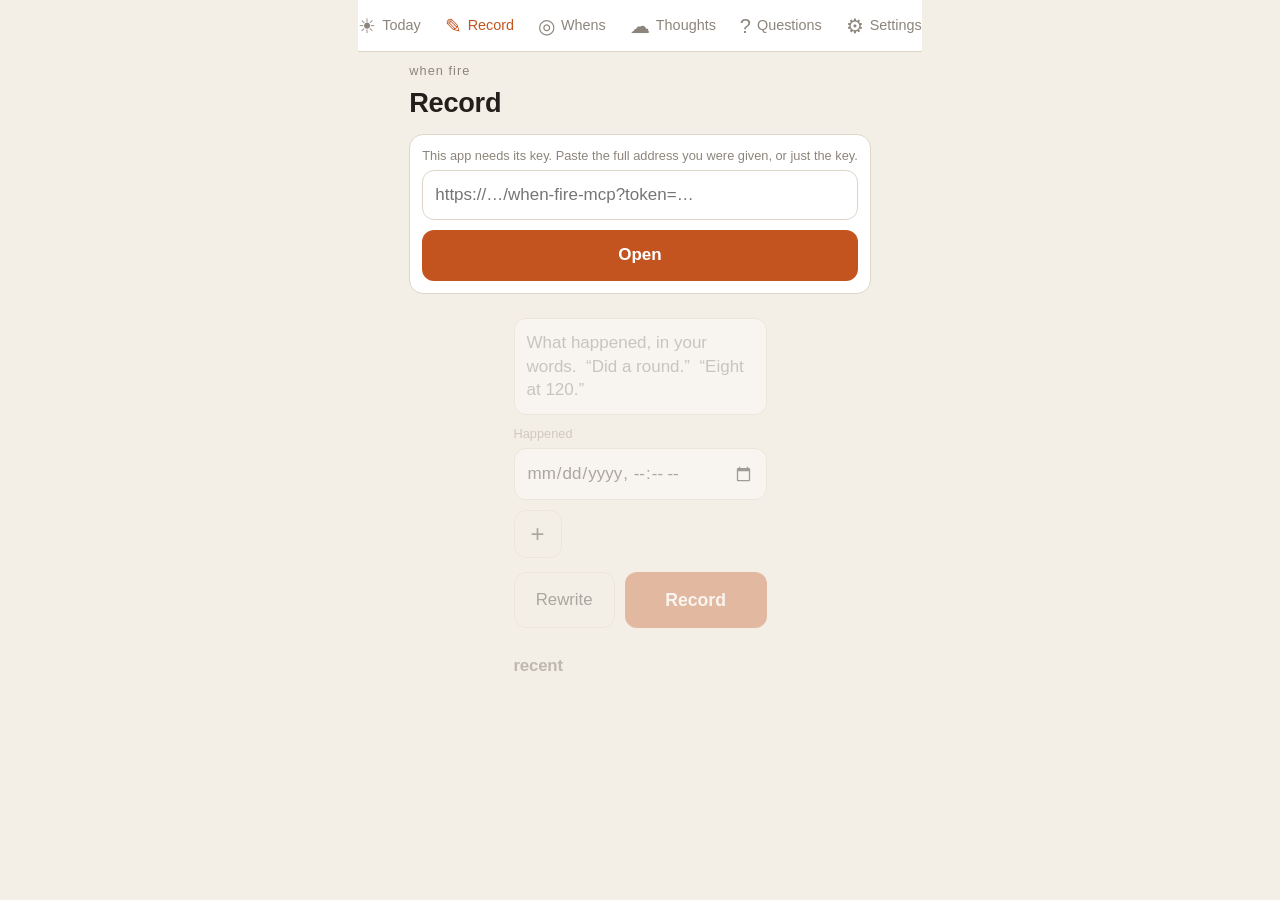
<file: docs/index.html>
<!doctype html>
<html lang="en">
<head>
  <meta charset="utf-8">
  <meta name="viewport" content="width=device-width, initial-scale=1, viewport-fit=cover">
  <title>when fire</title>
  <meta name="description" content="What I said I would do, and what happened.">
  <meta name="color-scheme" content="light dark">
  <meta name="theme-color" content="#f4efe6" media="(prefers-color-scheme: light)">
  <meta name="theme-color" content="#15191c" media="(prefers-color-scheme: dark)">
  <meta name="apple-mobile-web-app-capable" content="yes">
  <meta name="mobile-web-app-capable" content="yes">
  <meta name="apple-mobile-web-app-status-bar-style" content="default">
  <meta name="apple-mobile-web-app-title" content="when fire">
  <link rel="apple-touch-icon" href="./icon-512.png">
  <link rel="icon" href="./icon-512.png" type="image/png">
  <link rel="manifest" href="./manifest.webmanifest">
  <link rel="stylesheet" href="./styles.css?v=20261126f">
</head>
<body data-page="record">
  <header class="top">
    <a class="brand" href="./">when fire</a>
    <h1 class="title">Record</h1>
    <p id="status" class="status" hidden></p>
    <form id="key-form" class="form key" hidden>
      <label class="field">
        <span>This app needs its key.  Paste the full address you were given, or just the key.</span>
        <input id="key-input" type="text" autocapitalize="off" autocomplete="off" spellcheck="false" placeholder="https://…/when-fire-mcp?token=…">
      </label>
      <button type="submit" class="primary">Open</button>
    </form>
  </header>
  <main id="main">

    <section class="record">
      <form id="record-form" class="form">
        <label class="field">
          <span class="visually-hidden">What happened</span>
          <textarea id="said" rows="3" placeholder="What happened, in your words.  “Did a round.”  “Eight at 120.”" autocomplete="off" autocapitalize="sentences"></textarea>
        </label>
        <div class="row time">
          <label class="field grow">
            <span>Happened</span>
            <input id="happened" type="datetime-local">
          </label>
        </div>
        <div class="row attach-row">
          <button id="plus" type="button" class="ghost plus" aria-haspopup="true" aria-expanded="false" aria-controls="attach-sheet">+</button>
          <div id="attach-sheet" class="sheet" hidden>
            <label class="sheet-row"><span>Camera</span><input id="pick-camera" type="file" accept="image/*" capture="environment"></label>
            <label class="sheet-row"><span>📎 Attachments</span><input id="pick-files" type="file"></label>
          </div>
          <div id="attached" class="attached" hidden>
            <img id="thumb" class="thumb" alt="the picture to record" hidden>
            <span id="attached-name" class="attached-name"></span>
            <button id="clear-attachment" type="button" class="link">remove</button>
            <label class="toggle small page-toggle"><input id="is-page" type="checkbox"> a page of the log: read it into a table for me to check</label>
          </div>
        </div>
        <div class="row buttons">
          <button id="rewrite-btn" type="button" class="ghost big" title="Fix the dictation: names, homophones, split words.  Nothing added.">Rewrite</button>
          <button id="record-btn" type="submit" class="primary big">Record</button>
        </div>
        <p id="rewrite-note" class="hint small" hidden></p>
      </form>
      <section id="pending" class="pending" hidden>
        <h3>Kept on this phone, not yet on the record</h3>
        <ul id="pending-list"></ul>
        <button id="retry" type="button" class="ghost">Send now</button>
      </section>
    </section>
    <section id="pages" class="pages" hidden aria-labelledby="pages-h">
      <h2 id="pages-h">Pages to check</h2>
      <p class="hint">The reader's table under each picture.  Fix any cell (a ? is one it could not read), then Record: the workout goes on the record citing the page, and the session reads met.</p>
      <div id="pages-list"></div>
    </section>
    <section class="log-section" aria-labelledby="recent-h">
      <h2 id="recent-h">Recent</h2>
      <div id="log"></div>
      <p id="log-empty" class="empty" hidden>Nothing recorded yet.</p>
      <button id="log-more" type="button" class="ghost more" hidden>Earlier</button>
    </section>

  </main>
  <nav class="tabs" aria-label="Pages">
    <a href="./today.html" data-page="today"><span class="glyph">☀</span>Today</a>
    <a href="./" data-page="record"><span class="glyph">✎</span>Record</a>
    <a href="./whens.html" data-page="whens"><span class="glyph">◎</span>Whens</a>
    <a href="./thoughts.html" data-page="thoughts"><span class="glyph">☁</span>Thoughts</a>
    <a href="./questions.html" data-page="questions"><span class="glyph">?</span>Questions</a>
    <a href="./settings.html" data-page="settings"><span class="glyph">⚙</span>Settings</a>
  </nav>
  <script src="./app.js?v=20261126f"></script>
</body>
</html>
</file>
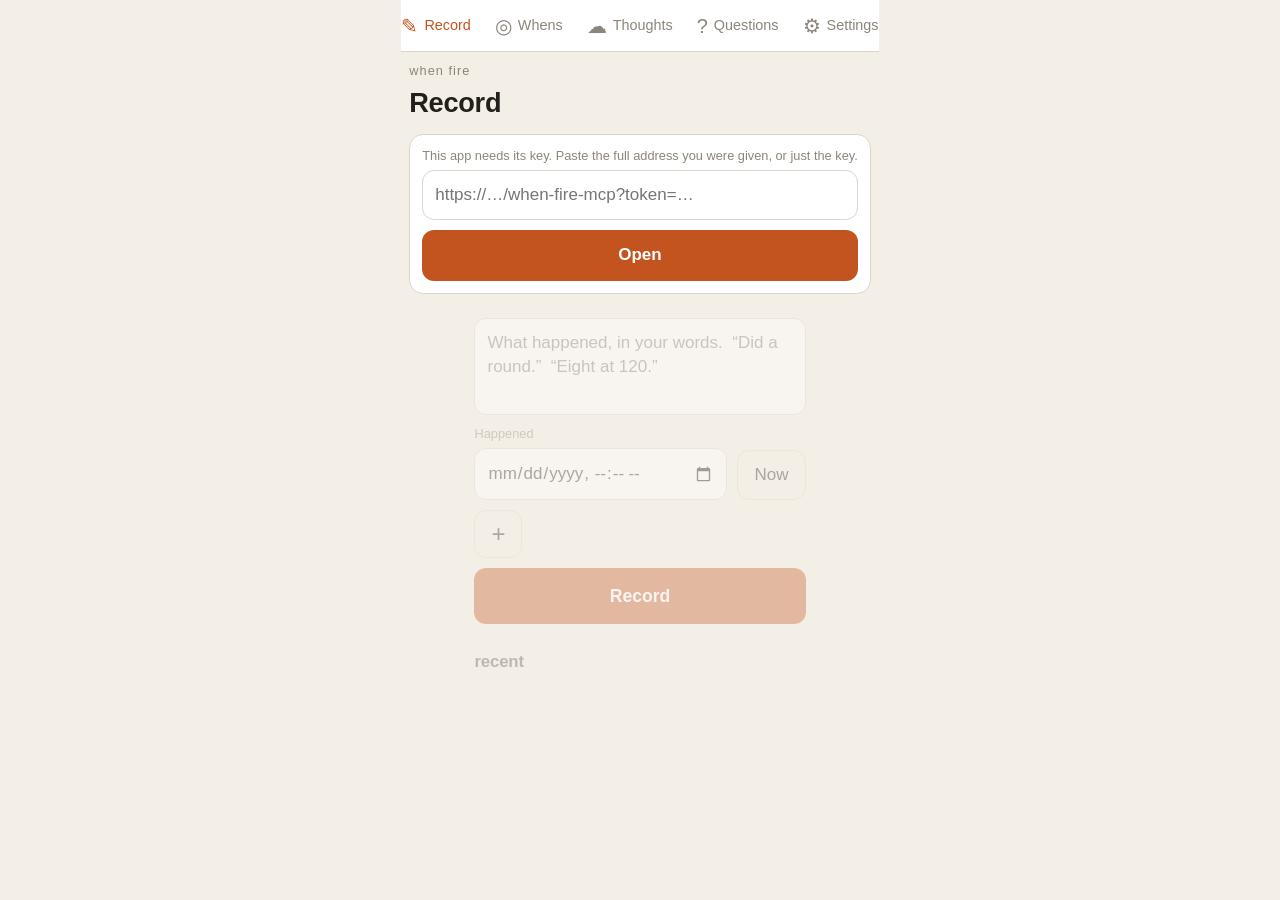
<file: when_fire/client/index.html>
<!doctype html>
<html lang="en">
<head>
  <meta charset="utf-8">
  <meta name="viewport" content="width=device-width, initial-scale=1, viewport-fit=cover">
  <title>when fire</title>
  <meta name="description" content="What I said I would do, and what happened.">
  <meta name="color-scheme" content="light dark">
  <meta name="theme-color" content="#f4efe6" media="(prefers-color-scheme: light)">
  <meta name="theme-color" content="#15191c" media="(prefers-color-scheme: dark)">
  <meta name="apple-mobile-web-app-capable" content="yes">
  <meta name="mobile-web-app-capable" content="yes">
  <meta name="apple-mobile-web-app-status-bar-style" content="default">
  <meta name="apple-mobile-web-app-title" content="when fire">
  <link rel="apple-touch-icon" href="./icon-512.png">
  <link rel="icon" href="./icon-512.png" type="image/png">
  <link rel="manifest" href="./manifest.webmanifest">
  <link rel="stylesheet" href="./styles.css?v=20261025b">
</head>
<body data-page="record">
  <header class="top">
    <a class="brand" href="./">when fire</a>
    <h1 class="title">Record</h1>
    <p id="status" class="status" hidden></p>
    <form id="key-form" class="form key" hidden>
      <label class="field">
        <span>This app needs its key.  Paste the full address you were given, or just the key.</span>
        <input id="key-input" type="text" autocapitalize="off" autocomplete="off" spellcheck="false" placeholder="https://…/when-fire-mcp?token=…">
      </label>
      <button type="submit" class="primary">Open</button>
    </form>
  </header>
  <main id="main">

    <section class="record">
      <form id="record-form" class="form">
        <label class="field">
          <span class="visually-hidden">What happened</span>
          <textarea id="said" rows="3" placeholder="What happened, in your words.  “Did a round.”  “Eight at 120.”" autocomplete="off" autocapitalize="sentences"></textarea>
        </label>
        <div class="row time">
          <label class="field grow">
            <span>Happened</span>
            <input id="happened" type="datetime-local">
          </label>
          <button id="now" type="button" class="ghost">Now</button>
        </div>
        <div class="row attach-row">
          <button id="plus" type="button" class="ghost plus" aria-haspopup="true" aria-expanded="false" aria-controls="attach-sheet">+</button>
          <div id="attach-sheet" class="sheet" hidden>
            <label class="sheet-row"><span>Camera</span><input id="pick-camera" type="file" accept="image/*" capture="environment"></label>
            <label class="sheet-row"><span>Photos</span><input id="pick-photos" type="file" accept="image/*"></label>
            <label class="sheet-row"><span>Files</span><input id="pick-files" type="file"></label>
          </div>
          <div id="attached" class="attached" hidden>
            <img id="thumb" class="thumb" alt="the picture to record" hidden>
            <span id="attached-name" class="attached-name"></span>
            <button id="clear-attachment" type="button" class="link">remove</button>
          </div>
        </div>
        <button id="record-btn" type="submit" class="primary big">Record</button>
      </form>
      <section id="pending" class="pending" hidden>
        <h3>Kept on this phone, not yet on the record</h3>
        <ul id="pending-list"></ul>
        <button id="retry" type="button" class="ghost">Send now</button>
      </section>
    </section>
    <section class="log-section" aria-labelledby="recent-h">
      <h2 id="recent-h">Recent</h2>
      <div id="log"></div>
      <p id="log-empty" class="empty" hidden>Nothing recorded yet.</p>
      <button id="log-more" type="button" class="ghost more" hidden>Earlier</button>
    </section>

  </main>
  <nav class="tabs" aria-label="Pages">
    <a href="./" data-page="record"><span class="glyph">✎</span>Record</a>
    <a href="./whens.html" data-page="whens"><span class="glyph">◎</span>Whens</a>
    <a href="./thoughts.html" data-page="thoughts"><span class="glyph">☁</span>Thoughts</a>
    <a href="./questions.html" data-page="questions"><span class="glyph">?</span>Questions</a>
    <a href="./settings.html" data-page="settings"><span class="glyph">⚙</span>Settings</a>
  </nav>
  <script src="./app.js?v=20261025b"></script>
</body>
</html>
</file>
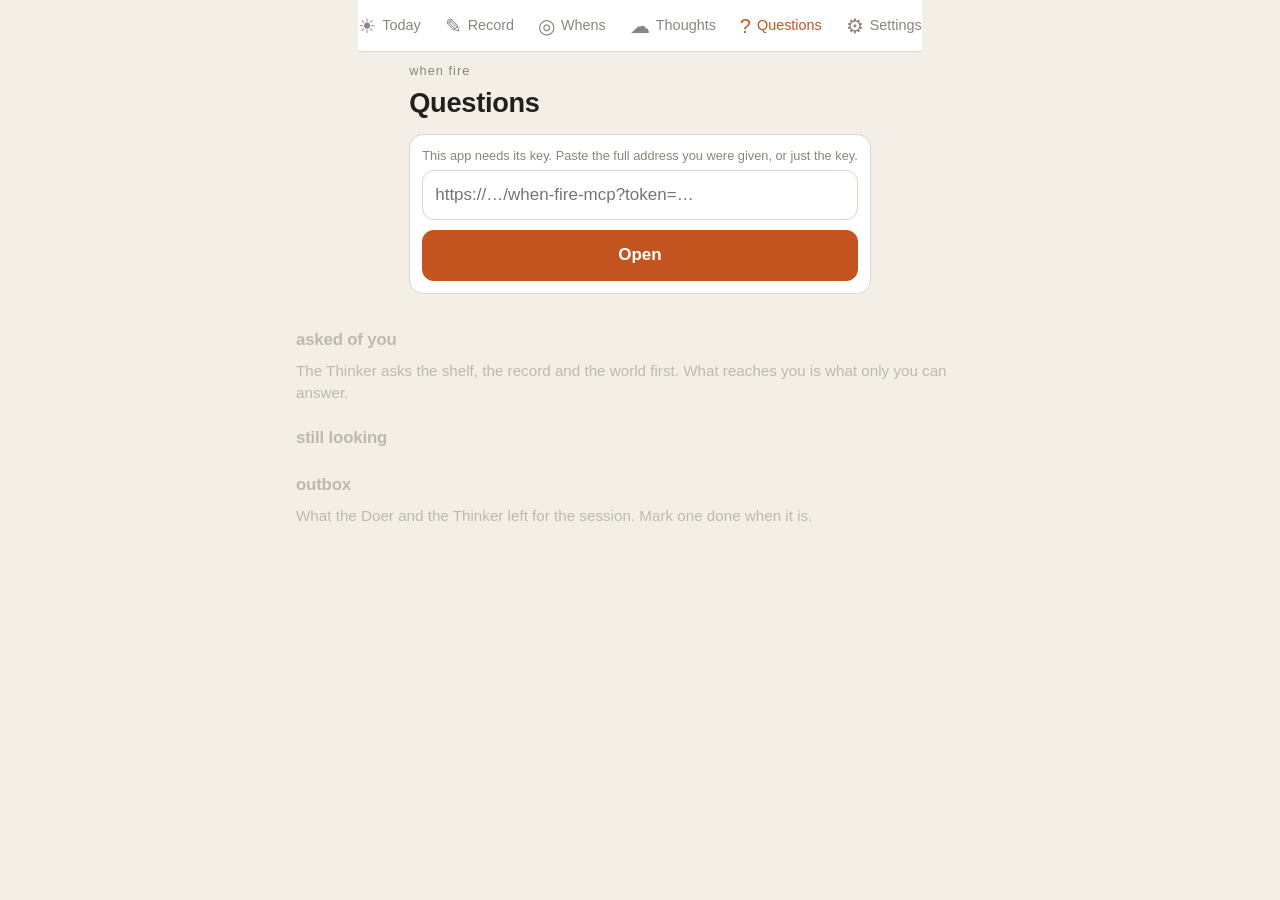
<file: docs/questions.html>
<!doctype html>
<html lang="en">
<head>
  <meta charset="utf-8">
  <meta name="viewport" content="width=device-width, initial-scale=1, viewport-fit=cover">
  <title>when fire · questions</title>
  <meta name="description" content="What I said I would do, and what happened.">
  <meta name="color-scheme" content="light dark">
  <meta name="theme-color" content="#f4efe6" media="(prefers-color-scheme: light)">
  <meta name="theme-color" content="#15191c" media="(prefers-color-scheme: dark)">
  <meta name="apple-mobile-web-app-capable" content="yes">
  <meta name="mobile-web-app-capable" content="yes">
  <meta name="apple-mobile-web-app-status-bar-style" content="default">
  <meta name="apple-mobile-web-app-title" content="when fire">
  <link rel="apple-touch-icon" href="./icon-512.png">
  <link rel="icon" href="./icon-512.png" type="image/png">
  <link rel="manifest" href="./manifest.webmanifest">
  <link rel="stylesheet" href="./styles.css?v=20261126f">
</head>
<body data-page="questions">
  <header class="top">
    <a class="brand" href="./">when fire</a>
    <h1 class="title">Questions</h1>
    <p id="status" class="status" hidden></p>
    <form id="key-form" class="form key" hidden>
      <label class="field">
        <span>This app needs its key.  Paste the full address you were given, or just the key.</span>
        <input id="key-input" type="text" autocapitalize="off" autocomplete="off" spellcheck="false" placeholder="https://…/when-fire-mcp?token=…">
      </label>
      <button type="submit" class="primary">Open</button>
    </form>
  </header>
  <main id="main">

    <section>
      <h2>Asked of you</h2>
      <p class="lead">The Thinker asks the shelf, the record and the world first.  What reaches you is what only you can answer.</p>
      <div id="asked"></div>
      <p id="asked-empty" class="empty" hidden>Nothing waits on you.</p>
    </section>
    <section>
      <h2>Still looking</h2>
      <div id="looking"></div>
      <p id="looking-empty" class="empty" hidden>No open questions.</p>
    </section>
    <section>
      <h2>Outbox</h2>
      <p class="lead">What the Doer and the Thinker left for the session.  Mark one done when it is.</p>
      <div id="tasks"></div>
      <p id="tasks-empty" class="empty" hidden>The outbox is empty.</p>
    </section>

  </main>
  <nav class="tabs" aria-label="Pages">
    <a href="./today.html" data-page="today"><span class="glyph">☀</span>Today</a>
    <a href="./" data-page="record"><span class="glyph">✎</span>Record</a>
    <a href="./whens.html" data-page="whens"><span class="glyph">◎</span>Whens</a>
    <a href="./thoughts.html" data-page="thoughts"><span class="glyph">☁</span>Thoughts</a>
    <a href="./questions.html" data-page="questions"><span class="glyph">?</span>Questions</a>
    <a href="./settings.html" data-page="settings"><span class="glyph">⚙</span>Settings</a>
  </nav>
  <script src="./app.js?v=20261126f"></script>
</body>
</html>
</file>
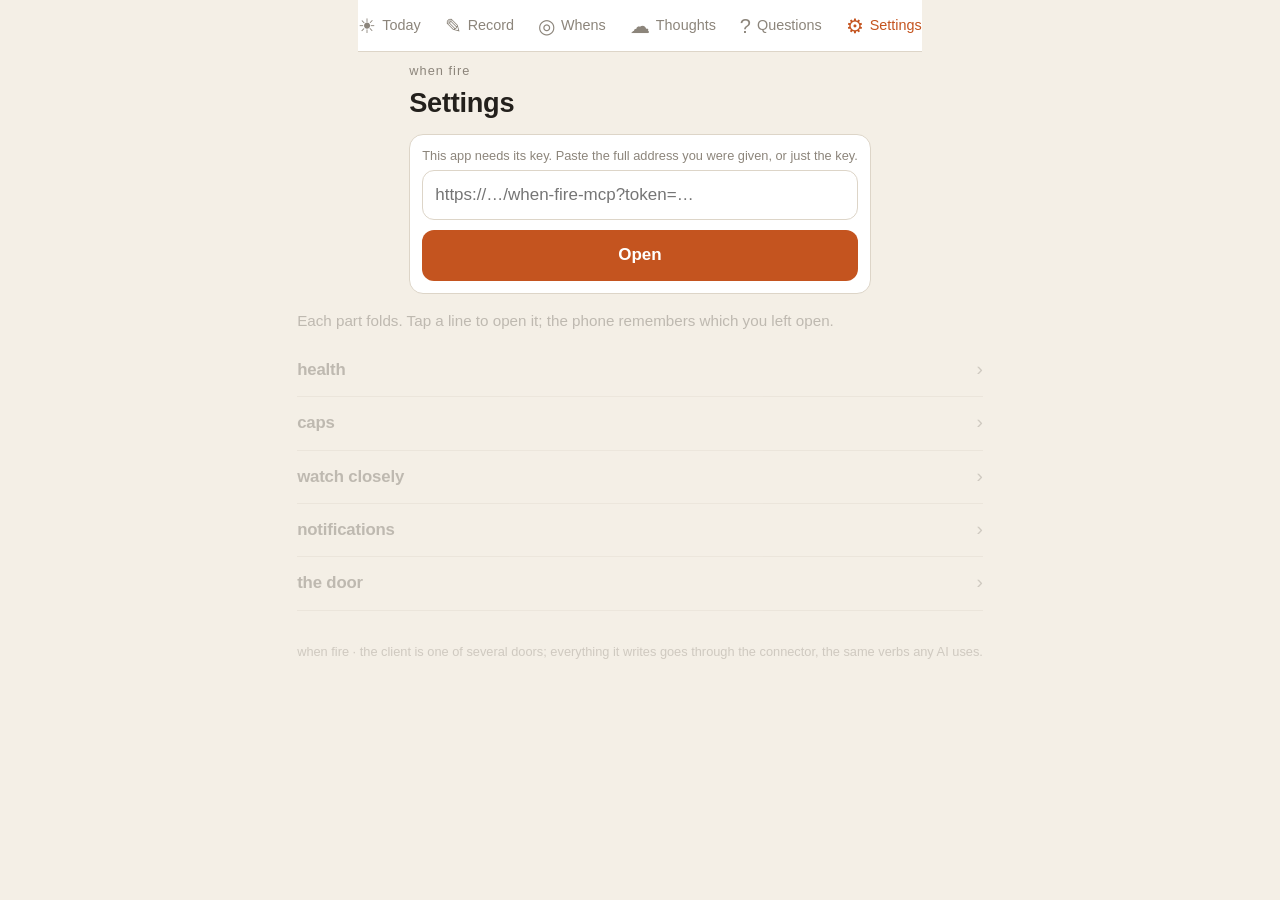
<file: docs/settings.html>
<!doctype html>
<html lang="en">
<head>
  <meta charset="utf-8">
  <meta name="viewport" content="width=device-width, initial-scale=1, viewport-fit=cover">
  <title>when fire · settings</title>
  <meta name="description" content="What I said I would do, and what happened.">
  <meta name="color-scheme" content="light dark">
  <meta name="theme-color" content="#f4efe6" media="(prefers-color-scheme: light)">
  <meta name="theme-color" content="#15191c" media="(prefers-color-scheme: dark)">
  <meta name="apple-mobile-web-app-capable" content="yes">
  <meta name="mobile-web-app-capable" content="yes">
  <meta name="apple-mobile-web-app-status-bar-style" content="default">
  <meta name="apple-mobile-web-app-title" content="when fire">
  <link rel="apple-touch-icon" href="./icon-512.png">
  <link rel="icon" href="./icon-512.png" type="image/png">
  <link rel="manifest" href="./manifest.webmanifest">
  <link rel="stylesheet" href="./styles.css?v=20261126f">
</head>
<body data-page="settings">
  <header class="top">
    <a class="brand" href="./">when fire</a>
    <h1 class="title">Settings</h1>
    <p id="status" class="status" hidden></p>
    <form id="key-form" class="form key" hidden>
      <label class="field">
        <span>This app needs its key.  Paste the full address you were given, or just the key.</span>
        <input id="key-input" type="text" autocapitalize="off" autocomplete="off" spellcheck="false" placeholder="https://…/when-fire-mcp?token=…">
      </label>
      <button type="submit" class="primary">Open</button>
    </form>
  </header>
  <main id="main">

    <p class="lead">Each part folds.  Tap a line to open it; the phone remembers which you left open.</p>
    <details class="fold" data-fold="health">
      <summary><h2>Health</h2><span id="gist-health" class="gist"></span></summary>
      <dl id="health" class="health"></dl>
    </details>
    <details class="fold" data-fold="caps">
      <summary><h2>Caps</h2><span id="gist-caps" class="gist"></span></summary>
      <p class="hint">What each actor may spend in a day, in dollars.  Yours to set, one actor at a time; the default row covers an actor with no row of its own.  An actor that reaches its cap writes a note and stops for the day.</p>
      <div id="caps" class="caps"></div>
    </details>
    <details class="fold" data-fold="turbo">
      <summary><h2>Watch closely</h2><span id="gist-turbo" class="gist"></span></summary>
      <form id="turbo-form" class="form inline">
        <label class="field"><span>for how many hours</span><input id="turbo-hours" type="number" min="0" max="48" step="1" value="4"></label>
        <button type="submit" class="primary">Turbo</button>
      </form>
      <p class="hint">The Thinker's glance may ask for this on its own for a few hours; otherwise the Watch reads once a day, at the day's close.  Zero turns it off.</p>
    </details>
    <details class="fold" data-fold="notify">
      <summary><h2>Notifications</h2><span id="gist-notify" class="gist"></span></summary>
      <p id="notify-state" class="hint">Checking…</p>
      <div class="row">
        <button id="notify-on" type="button" class="primary small" hidden>Turn on</button>
        <button id="notify-off" type="button" class="ghost small" hidden>Turn off</button>
      </div>
      <p class="hint">The three check-ins (7:00, noon, 8:00 PM) and the week's review reach this phone from the record, not from a timer in the app.  On an iPhone the app must be on the home screen first.</p>
    </details>
    <details class="fold" data-fold="door">
      <summary><h2>The door</h2><span id="gist-door" class="gist"></span></summary>
      <form id="door-form" class="form">
        <label class="field"><span>function</span><input id="door" type="text" autocapitalize="off" autocomplete="off" spellcheck="false"></label>
        <label class="field"><span>schema (blank for the live record)</span><input id="schema" type="text" autocapitalize="off" autocomplete="off" spellcheck="false" placeholder=""></label>
        <button type="submit" class="ghost">Save</button>
      </form>
      <p class="hint">Address: <code id="address"></code><br>Key: <code id="key-masked"></code> · <button id="forget-key" type="button" class="link">forget the key on this phone</button></p>
    </details>
    <section id="install-hint" hidden>
      <h2>On the home screen</h2>
      <p class="hint">In Safari, tap Share, then “Add to Home Screen”.  The key stays with the app.</p>
    </section>
    <p class="hint small">when fire · the client is one of several doors; everything it writes goes through the connector, the same verbs any AI uses.</p>

  </main>
  <nav class="tabs" aria-label="Pages">
    <a href="./today.html" data-page="today"><span class="glyph">☀</span>Today</a>
    <a href="./" data-page="record"><span class="glyph">✎</span>Record</a>
    <a href="./whens.html" data-page="whens"><span class="glyph">◎</span>Whens</a>
    <a href="./thoughts.html" data-page="thoughts"><span class="glyph">☁</span>Thoughts</a>
    <a href="./questions.html" data-page="questions"><span class="glyph">?</span>Questions</a>
    <a href="./settings.html" data-page="settings"><span class="glyph">⚙</span>Settings</a>
  </nav>
  <script src="./app.js?v=20261126f"></script>
</body>
</html>
</file>
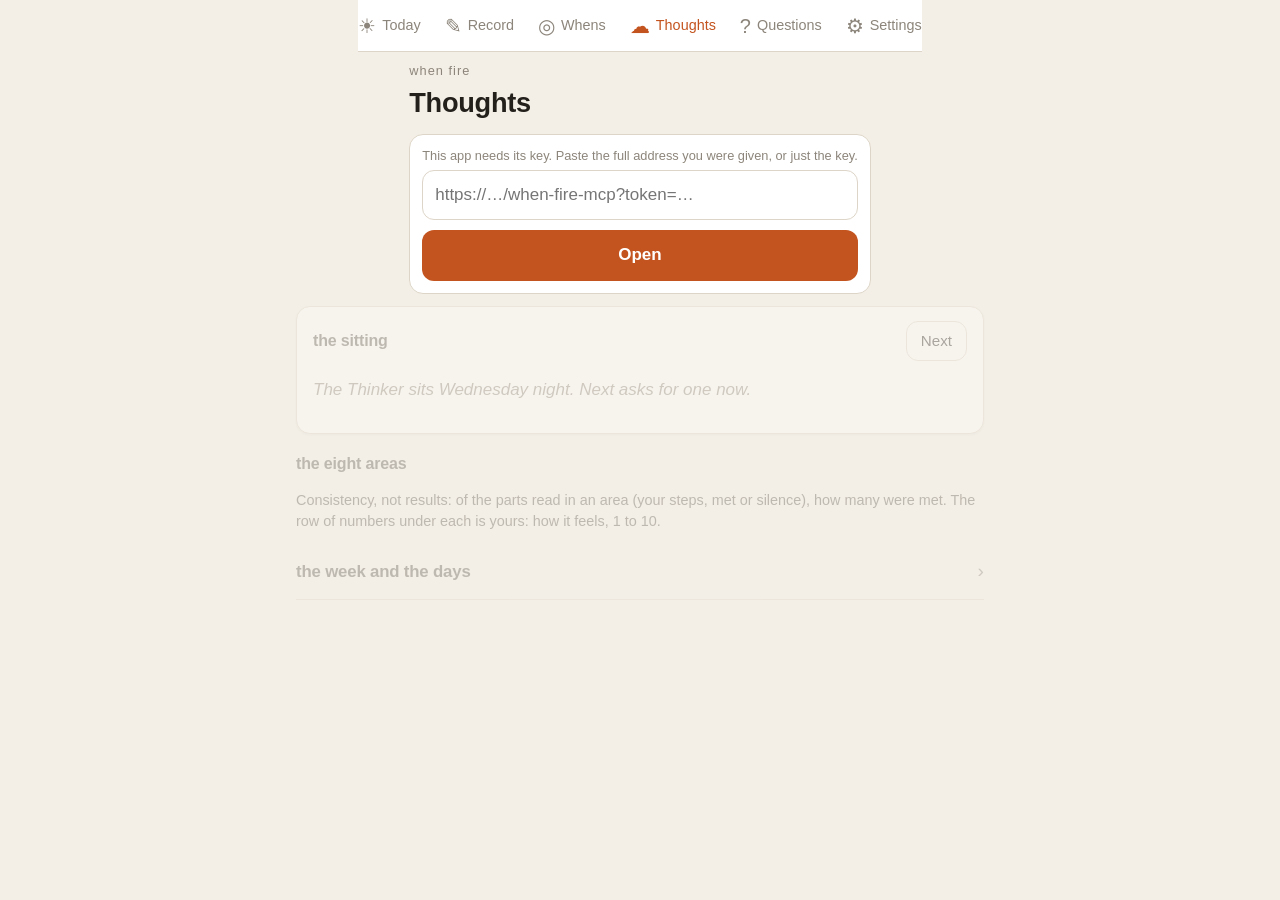
<file: docs/thoughts.html>
<!doctype html>
<html lang="en">
<head>
  <meta charset="utf-8">
  <meta name="viewport" content="width=device-width, initial-scale=1, viewport-fit=cover">
  <title>when fire · thoughts</title>
  <meta name="description" content="What I said I would do, and what happened.">
  <meta name="color-scheme" content="light dark">
  <meta name="theme-color" content="#f4efe6" media="(prefers-color-scheme: light)">
  <meta name="theme-color" content="#15191c" media="(prefers-color-scheme: dark)">
  <meta name="apple-mobile-web-app-capable" content="yes">
  <meta name="mobile-web-app-capable" content="yes">
  <meta name="apple-mobile-web-app-status-bar-style" content="default">
  <meta name="apple-mobile-web-app-title" content="when fire">
  <link rel="apple-touch-icon" href="./icon-512.png">
  <link rel="icon" href="./icon-512.png" type="image/png">
  <link rel="manifest" href="./manifest.webmanifest">
  <link rel="stylesheet" href="./styles.css?v=20261126f">
</head>
<body data-page="thoughts">
  <header class="top">
    <a class="brand" href="./">when fire</a>
    <h1 class="title">Thoughts</h1>
    <p id="status" class="status" hidden></p>
    <form id="key-form" class="form key" hidden>
      <label class="field">
        <span>This app needs its key.  Paste the full address you were given, or just the key.</span>
        <input id="key-input" type="text" autocapitalize="off" autocomplete="off" spellcheck="false" placeholder="https://…/when-fire-mcp?token=…">
      </label>
      <button type="submit" class="primary">Open</button>
    </form>
  </header>
  <main id="main">

    <section id="sitting-full" class="sitting full" aria-labelledby="sitting-h">
      <div class="row between"><h2 id="sitting-h">The sitting</h2><button id="next-sitting" type="button" class="small ghost">Next</button></div>
      <div id="sitting-body"><p class="empty">The Thinker sits Wednesday night.  Next asks for one now.</p></div>
    </section>
    <section id="areas" class="areas" aria-labelledby="areas-h">
      <h2 id="areas-h">The eight areas</h2>
      <p class="hint">Consistency, not results: of the parts read in an area (your steps, met or silence), how many were met.  The row of numbers under each is yours: how it feels, 1 to 10.</p>
      <div id="areas-list"></div>
    </section>
    <details class="fold" data-fold="week">
      <summary><h2>The week and the days</h2><span id="gist-week" class="gist"></span></summary>
      <p class="hint">As the Reconciler wrote them: the asserted beside the recorded, no grades.</p>
      <div id="thoughts"></div>
      <p id="thoughts-empty" class="empty" hidden>Nothing written yet.</p>
    </details>

  </main>
  <nav class="tabs" aria-label="Pages">
    <a href="./today.html" data-page="today"><span class="glyph">☀</span>Today</a>
    <a href="./" data-page="record"><span class="glyph">✎</span>Record</a>
    <a href="./whens.html" data-page="whens"><span class="glyph">◎</span>Whens</a>
    <a href="./thoughts.html" data-page="thoughts"><span class="glyph">☁</span>Thoughts</a>
    <a href="./questions.html" data-page="questions"><span class="glyph">?</span>Questions</a>
    <a href="./settings.html" data-page="settings"><span class="glyph">⚙</span>Settings</a>
  </nav>
  <script src="./app.js?v=20261126f"></script>
</body>
</html>
</file>
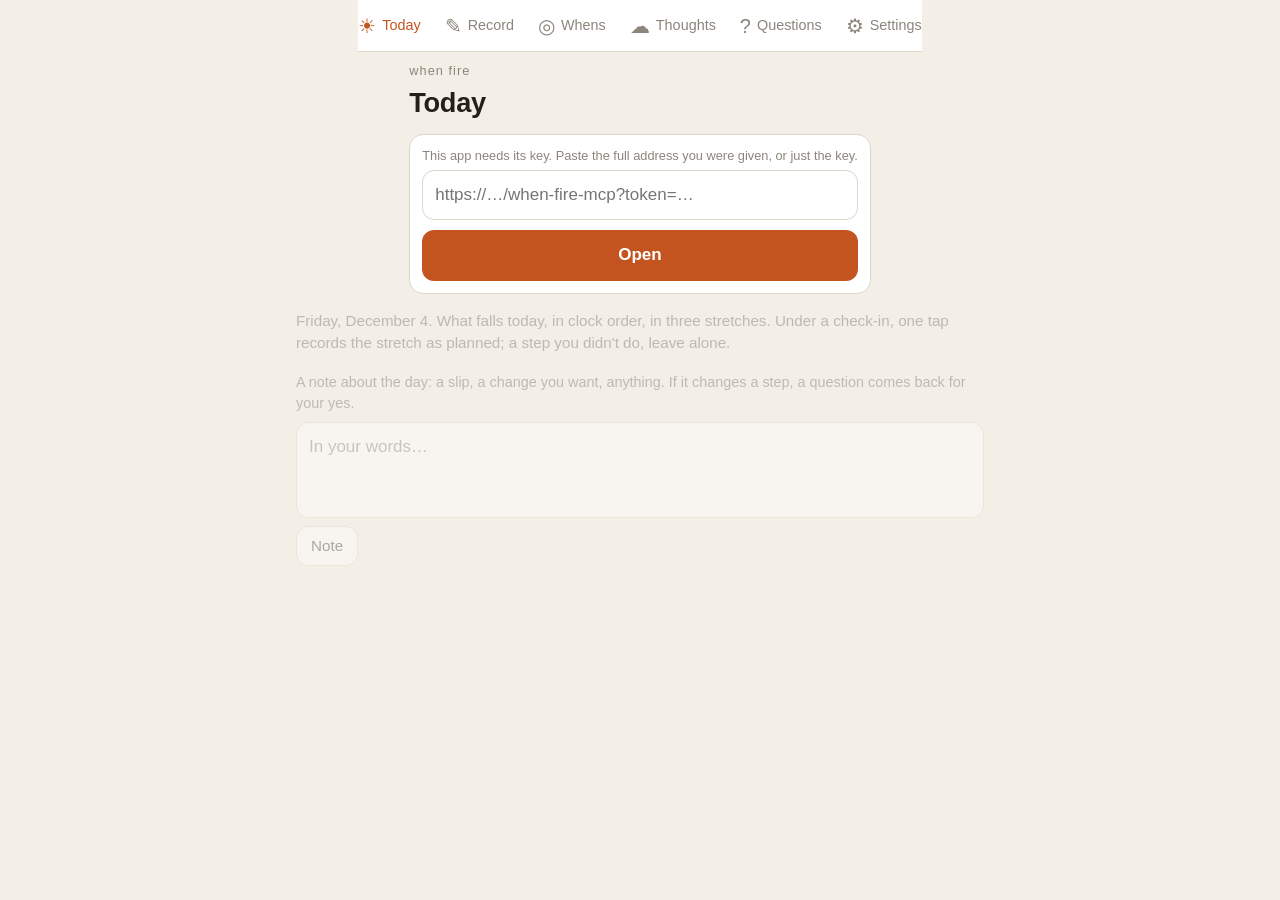
<file: docs/today.html>
<!doctype html>
<html lang="en">
<head>
  <meta charset="utf-8">
  <meta name="viewport" content="width=device-width, initial-scale=1, viewport-fit=cover">
  <title>when fire · today</title>
  <meta name="description" content="What I said I would do, and what happened.">
  <meta name="color-scheme" content="light dark">
  <meta name="theme-color" content="#f4efe6" media="(prefers-color-scheme: light)">
  <meta name="theme-color" content="#15191c" media="(prefers-color-scheme: dark)">
  <meta name="apple-mobile-web-app-capable" content="yes">
  <meta name="mobile-web-app-capable" content="yes">
  <meta name="apple-mobile-web-app-status-bar-style" content="default">
  <meta name="apple-mobile-web-app-title" content="when fire">
  <link rel="apple-touch-icon" href="./icon-512.png">
  <link rel="icon" href="./icon-512.png" type="image/png">
  <link rel="manifest" href="./manifest.webmanifest">
  <link rel="stylesheet" href="./styles.css?v=20261126f">
</head>
<body data-page="today">
  <header class="top">
    <a class="brand" href="./">when fire</a>
    <h1 class="title">Today</h1>
    <p id="status" class="status" hidden></p>
    <form id="key-form" class="form key" hidden>
      <label class="field">
        <span>This app needs its key.  Paste the full address you were given, or just the key.</span>
        <input id="key-input" type="text" autocapitalize="off" autocomplete="off" spellcheck="false" placeholder="https://…/when-fire-mcp?token=…">
      </label>
      <button type="submit" class="primary">Open</button>
    </form>
  </header>
  <main id="main">

    <section id="sitting" class="sitting" hidden></section>
    <p id="weight" class="weight" hidden></p>
    <p class="lead"><span id="today-date"></span>.  What falls today, in clock order, in three stretches.  Under a check-in, one tap records the stretch as planned; a step you didn't do, leave alone.</p>
    <div id="routines"></div>
    <p id="today-empty" class="empty" hidden>No routine on your side of the record yet.  A routine is a bundle of whens, asserted with your yes.</p>
    <section id="last-time" class="last-time" hidden></section>
    <form id="day-note" class="note-form" autocomplete="off">
      <label for="day-note-words" class="hint">A note about the day: a slip, a change you want, anything.  If it changes a step, a question comes back for your yes.</label>
      <textarea id="day-note-words" rows="2" placeholder="In your words…"></textarea>
      <div class="row"><button type="submit" class="small">Note</button></div>
    </form>
    <p id="notify-hint" class="hint small" hidden>Notifications are off on this phone.  Turn them on in Settings and the three check-ins reach you.</p>

  </main>
  <nav class="tabs" aria-label="Pages">
    <a href="./today.html" data-page="today"><span class="glyph">☀</span>Today</a>
    <a href="./" data-page="record"><span class="glyph">✎</span>Record</a>
    <a href="./whens.html" data-page="whens"><span class="glyph">◎</span>Whens</a>
    <a href="./thoughts.html" data-page="thoughts"><span class="glyph">☁</span>Thoughts</a>
    <a href="./questions.html" data-page="questions"><span class="glyph">?</span>Questions</a>
    <a href="./settings.html" data-page="settings"><span class="glyph">⚙</span>Settings</a>
  </nav>
  <script src="./app.js?v=20261126f"></script>
</body>
</html>
</file>
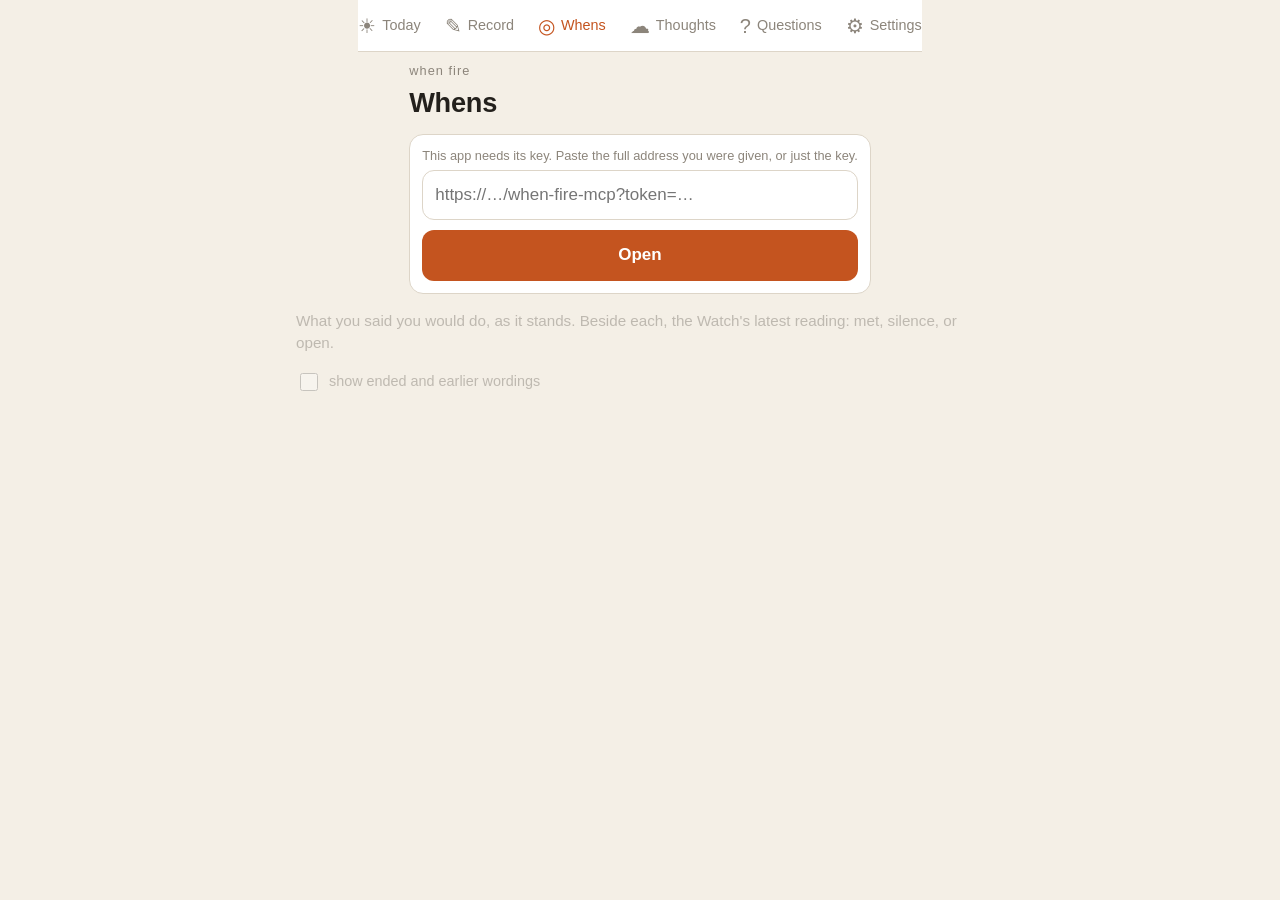
<file: docs/whens.html>
<!doctype html>
<html lang="en">
<head>
  <meta charset="utf-8">
  <meta name="viewport" content="width=device-width, initial-scale=1, viewport-fit=cover">
  <title>when fire · whens</title>
  <meta name="description" content="What I said I would do, and what happened.">
  <meta name="color-scheme" content="light dark">
  <meta name="theme-color" content="#f4efe6" media="(prefers-color-scheme: light)">
  <meta name="theme-color" content="#15191c" media="(prefers-color-scheme: dark)">
  <meta name="apple-mobile-web-app-capable" content="yes">
  <meta name="mobile-web-app-capable" content="yes">
  <meta name="apple-mobile-web-app-status-bar-style" content="default">
  <meta name="apple-mobile-web-app-title" content="when fire">
  <link rel="apple-touch-icon" href="./icon-512.png">
  <link rel="icon" href="./icon-512.png" type="image/png">
  <link rel="manifest" href="./manifest.webmanifest">
  <link rel="stylesheet" href="./styles.css?v=20261126f">
</head>
<body data-page="whens">
  <header class="top">
    <a class="brand" href="./">when fire</a>
    <h1 class="title">Whens</h1>
    <p id="status" class="status" hidden></p>
    <form id="key-form" class="form key" hidden>
      <label class="field">
        <span>This app needs its key.  Paste the full address you were given, or just the key.</span>
        <input id="key-input" type="text" autocapitalize="off" autocomplete="off" spellcheck="false" placeholder="https://…/when-fire-mcp?token=…">
      </label>
      <button type="submit" class="primary">Open</button>
    </form>
  </header>
  <main id="main">

    <p class="lead">What you said you would do, as it stands.  Beside each, the Watch's latest reading: met, silence, or open.</p>
    <label class="toggle"><input id="show-ended" type="checkbox"> show ended and earlier wordings</label>
    <div id="whens"></div>
    <p id="whens-empty" class="empty" hidden>No whens on your side of the record.</p>

  </main>
  <nav class="tabs" aria-label="Pages">
    <a href="./today.html" data-page="today"><span class="glyph">☀</span>Today</a>
    <a href="./" data-page="record"><span class="glyph">✎</span>Record</a>
    <a href="./whens.html" data-page="whens"><span class="glyph">◎</span>Whens</a>
    <a href="./thoughts.html" data-page="thoughts"><span class="glyph">☁</span>Thoughts</a>
    <a href="./questions.html" data-page="questions"><span class="glyph">?</span>Questions</a>
    <a href="./settings.html" data-page="settings"><span class="glyph">⚙</span>Settings</a>
  </nav>
  <script src="./app.js?v=20261126f"></script>
</body>
</html>
</file>
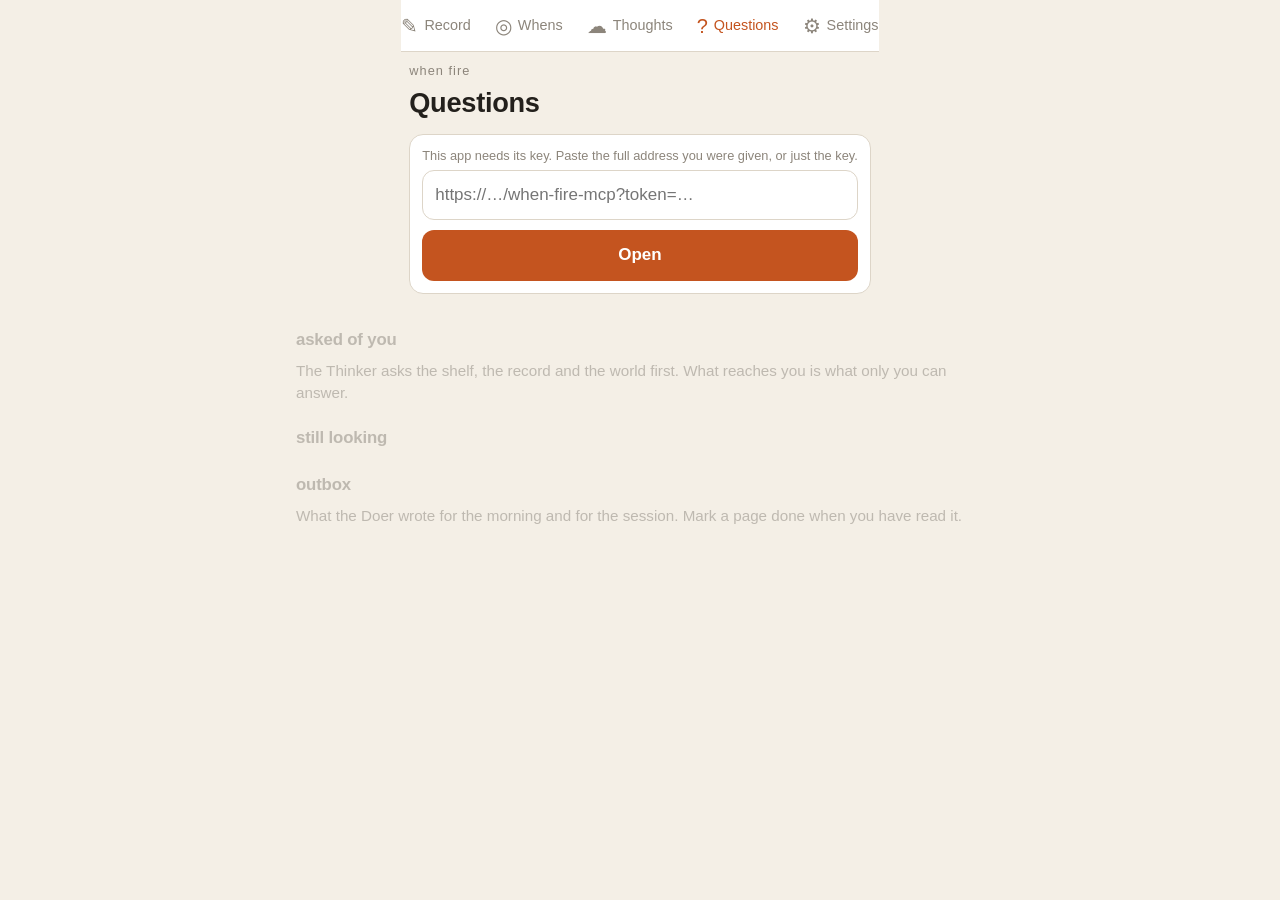
<file: when_fire/client/questions.html>
<!doctype html>
<html lang="en">
<head>
  <meta charset="utf-8">
  <meta name="viewport" content="width=device-width, initial-scale=1, viewport-fit=cover">
  <title>when fire · questions</title>
  <meta name="description" content="What I said I would do, and what happened.">
  <meta name="color-scheme" content="light dark">
  <meta name="theme-color" content="#f4efe6" media="(prefers-color-scheme: light)">
  <meta name="theme-color" content="#15191c" media="(prefers-color-scheme: dark)">
  <meta name="apple-mobile-web-app-capable" content="yes">
  <meta name="mobile-web-app-capable" content="yes">
  <meta name="apple-mobile-web-app-status-bar-style" content="default">
  <meta name="apple-mobile-web-app-title" content="when fire">
  <link rel="apple-touch-icon" href="./icon-512.png">
  <link rel="icon" href="./icon-512.png" type="image/png">
  <link rel="manifest" href="./manifest.webmanifest">
  <link rel="stylesheet" href="./styles.css?v=20261025b">
</head>
<body data-page="questions">
  <header class="top">
    <a class="brand" href="./">when fire</a>
    <h1 class="title">Questions</h1>
    <p id="status" class="status" hidden></p>
    <form id="key-form" class="form key" hidden>
      <label class="field">
        <span>This app needs its key.  Paste the full address you were given, or just the key.</span>
        <input id="key-input" type="text" autocapitalize="off" autocomplete="off" spellcheck="false" placeholder="https://…/when-fire-mcp?token=…">
      </label>
      <button type="submit" class="primary">Open</button>
    </form>
  </header>
  <main id="main">

    <section>
      <h2>Asked of you</h2>
      <p class="lead">The Thinker asks the shelf, the record and the world first.  What reaches you is what only you can answer.</p>
      <div id="asked"></div>
      <p id="asked-empty" class="empty" hidden>Nothing waits on you.</p>
    </section>
    <section>
      <h2>Still looking</h2>
      <div id="looking"></div>
      <p id="looking-empty" class="empty" hidden>No open questions.</p>
    </section>
    <section>
      <h2>Outbox</h2>
      <p class="lead">What the Doer wrote for the morning and for the session.  Mark a page done when you have read it.</p>
      <div id="tasks"></div>
      <p id="tasks-empty" class="empty" hidden>The outbox is empty.</p>
    </section>

  </main>
  <nav class="tabs" aria-label="Pages">
    <a href="./" data-page="record"><span class="glyph">✎</span>Record</a>
    <a href="./whens.html" data-page="whens"><span class="glyph">◎</span>Whens</a>
    <a href="./thoughts.html" data-page="thoughts"><span class="glyph">☁</span>Thoughts</a>
    <a href="./questions.html" data-page="questions"><span class="glyph">?</span>Questions</a>
    <a href="./settings.html" data-page="settings"><span class="glyph">⚙</span>Settings</a>
  </nav>
  <script src="./app.js?v=20261025b"></script>
</body>
</html>
</file>
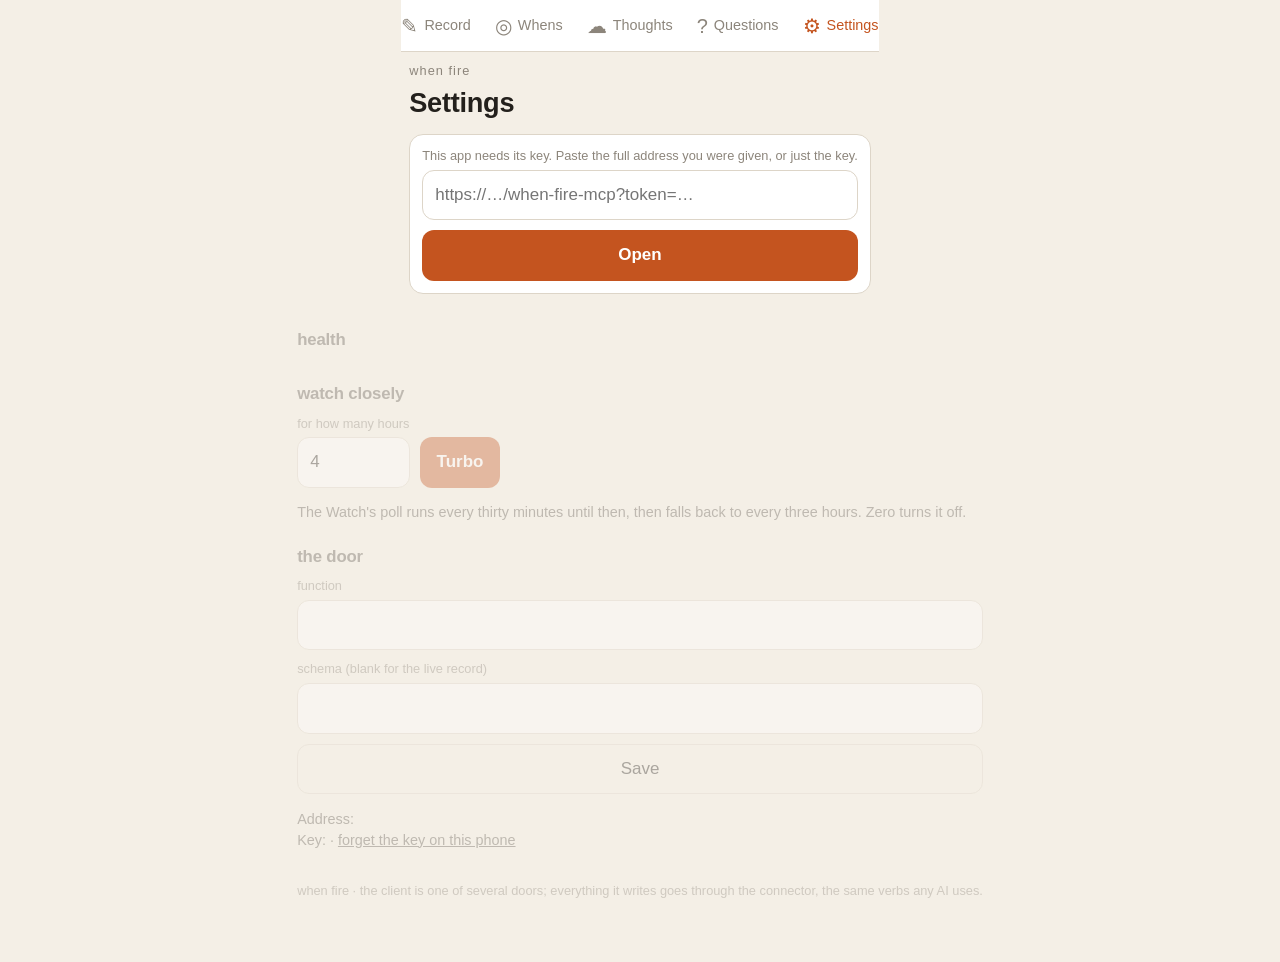
<file: when_fire/client/settings.html>
<!doctype html>
<html lang="en">
<head>
  <meta charset="utf-8">
  <meta name="viewport" content="width=device-width, initial-scale=1, viewport-fit=cover">
  <title>when fire · settings</title>
  <meta name="description" content="What I said I would do, and what happened.">
  <meta name="color-scheme" content="light dark">
  <meta name="theme-color" content="#f4efe6" media="(prefers-color-scheme: light)">
  <meta name="theme-color" content="#15191c" media="(prefers-color-scheme: dark)">
  <meta name="apple-mobile-web-app-capable" content="yes">
  <meta name="mobile-web-app-capable" content="yes">
  <meta name="apple-mobile-web-app-status-bar-style" content="default">
  <meta name="apple-mobile-web-app-title" content="when fire">
  <link rel="apple-touch-icon" href="./icon-512.png">
  <link rel="icon" href="./icon-512.png" type="image/png">
  <link rel="manifest" href="./manifest.webmanifest">
  <link rel="stylesheet" href="./styles.css?v=20261025b">
</head>
<body data-page="settings">
  <header class="top">
    <a class="brand" href="./">when fire</a>
    <h1 class="title">Settings</h1>
    <p id="status" class="status" hidden></p>
    <form id="key-form" class="form key" hidden>
      <label class="field">
        <span>This app needs its key.  Paste the full address you were given, or just the key.</span>
        <input id="key-input" type="text" autocapitalize="off" autocomplete="off" spellcheck="false" placeholder="https://…/when-fire-mcp?token=…">
      </label>
      <button type="submit" class="primary">Open</button>
    </form>
  </header>
  <main id="main">

    <section>
      <h2>Health</h2>
      <dl id="health" class="health"></dl>
    </section>
    <section>
      <h2>Watch closely</h2>
      <form id="turbo-form" class="form inline">
        <label class="field"><span>for how many hours</span><input id="turbo-hours" type="number" min="0" max="48" step="1" value="4"></label>
        <button type="submit" class="primary">Turbo</button>
      </form>
      <p class="hint">The Watch's poll runs every thirty minutes until then, then falls back to every three hours.  Zero turns it off.</p>
    </section>
    <section>
      <h2>The door</h2>
      <form id="door-form" class="form">
        <label class="field"><span>function</span><input id="door" type="text" autocapitalize="off" autocomplete="off" spellcheck="false"></label>
        <label class="field"><span>schema (blank for the live record)</span><input id="schema" type="text" autocapitalize="off" autocomplete="off" spellcheck="false" placeholder=""></label>
        <button type="submit" class="ghost">Save</button>
      </form>
      <p class="hint">Address: <code id="address"></code><br>Key: <code id="key-masked"></code> · <button id="forget-key" type="button" class="link">forget the key on this phone</button></p>
    </section>
    <section id="install-hint" hidden>
      <h2>On the home screen</h2>
      <p class="hint">In Safari, tap Share, then “Add to Home Screen”.  The key stays with the app.</p>
    </section>
    <p class="hint small">when fire · the client is one of several doors; everything it writes goes through the connector, the same verbs any AI uses.</p>

  </main>
  <nav class="tabs" aria-label="Pages">
    <a href="./" data-page="record"><span class="glyph">✎</span>Record</a>
    <a href="./whens.html" data-page="whens"><span class="glyph">◎</span>Whens</a>
    <a href="./thoughts.html" data-page="thoughts"><span class="glyph">☁</span>Thoughts</a>
    <a href="./questions.html" data-page="questions"><span class="glyph">?</span>Questions</a>
    <a href="./settings.html" data-page="settings"><span class="glyph">⚙</span>Settings</a>
  </nav>
  <script src="./app.js?v=20261025b"></script>
</body>
</html>
</file>
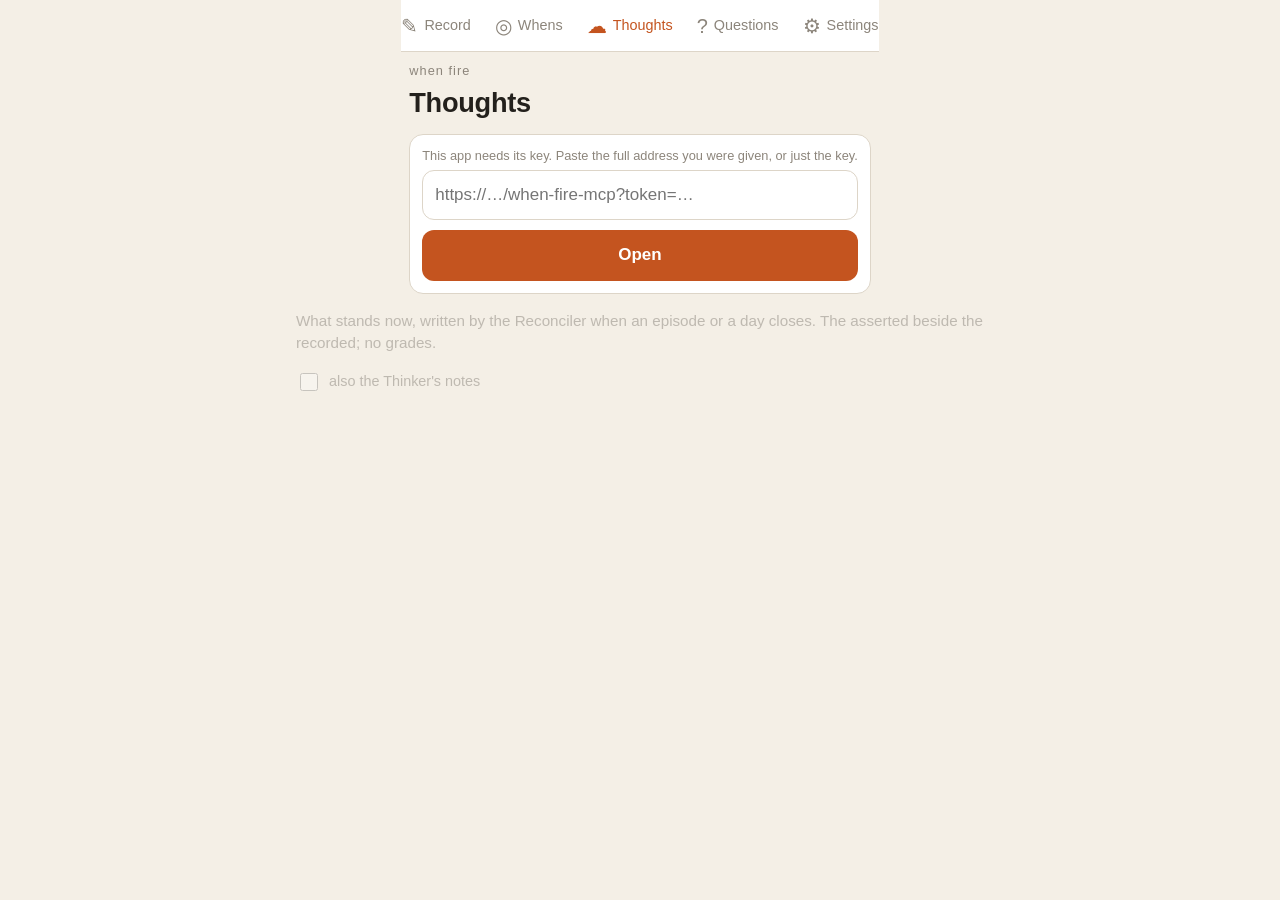
<file: when_fire/client/thoughts.html>
<!doctype html>
<html lang="en">
<head>
  <meta charset="utf-8">
  <meta name="viewport" content="width=device-width, initial-scale=1, viewport-fit=cover">
  <title>when fire · thoughts</title>
  <meta name="description" content="What I said I would do, and what happened.">
  <meta name="color-scheme" content="light dark">
  <meta name="theme-color" content="#f4efe6" media="(prefers-color-scheme: light)">
  <meta name="theme-color" content="#15191c" media="(prefers-color-scheme: dark)">
  <meta name="apple-mobile-web-app-capable" content="yes">
  <meta name="mobile-web-app-capable" content="yes">
  <meta name="apple-mobile-web-app-status-bar-style" content="default">
  <meta name="apple-mobile-web-app-title" content="when fire">
  <link rel="apple-touch-icon" href="./icon-512.png">
  <link rel="icon" href="./icon-512.png" type="image/png">
  <link rel="manifest" href="./manifest.webmanifest">
  <link rel="stylesheet" href="./styles.css?v=20261025b">
</head>
<body data-page="thoughts">
  <header class="top">
    <a class="brand" href="./">when fire</a>
    <h1 class="title">Thoughts</h1>
    <p id="status" class="status" hidden></p>
    <form id="key-form" class="form key" hidden>
      <label class="field">
        <span>This app needs its key.  Paste the full address you were given, or just the key.</span>
        <input id="key-input" type="text" autocapitalize="off" autocomplete="off" spellcheck="false" placeholder="https://…/when-fire-mcp?token=…">
      </label>
      <button type="submit" class="primary">Open</button>
    </form>
  </header>
  <main id="main">

    <p class="lead">What stands now, written by the Reconciler when an episode or a day closes.  The asserted beside the recorded; no grades.</p>
    <label class="toggle"><input id="show-notes" type="checkbox"> also the Thinker's notes</label>
    <div id="thoughts"></div>
    <p id="thoughts-empty" class="empty" hidden>Nothing written yet.</p>
    <button id="thoughts-more" type="button" class="ghost more" hidden>Earlier</button>

  </main>
  <nav class="tabs" aria-label="Pages">
    <a href="./" data-page="record"><span class="glyph">✎</span>Record</a>
    <a href="./whens.html" data-page="whens"><span class="glyph">◎</span>Whens</a>
    <a href="./thoughts.html" data-page="thoughts"><span class="glyph">☁</span>Thoughts</a>
    <a href="./questions.html" data-page="questions"><span class="glyph">?</span>Questions</a>
    <a href="./settings.html" data-page="settings"><span class="glyph">⚙</span>Settings</a>
  </nav>
  <script src="./app.js?v=20261025b"></script>
</body>
</html>
</file>
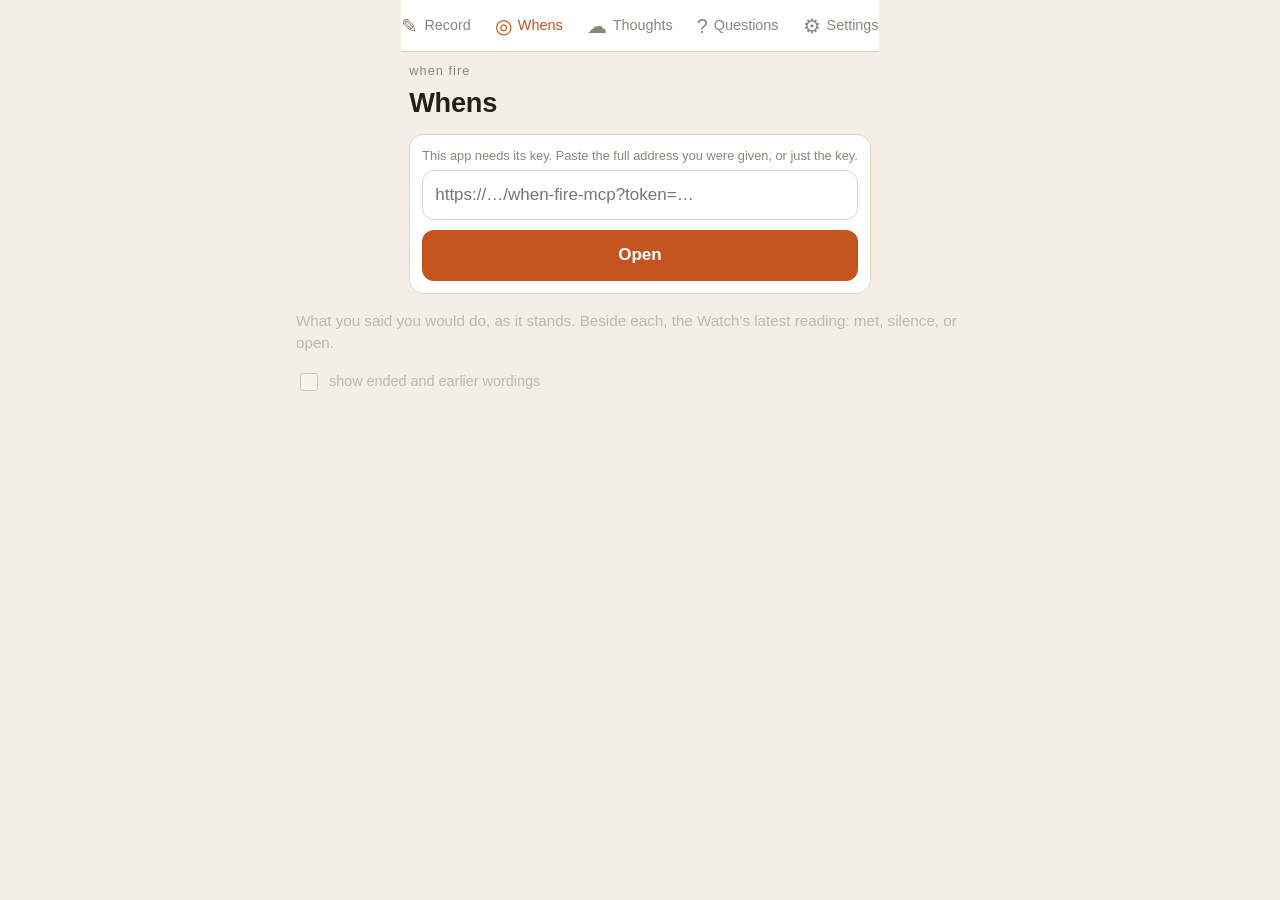
<file: when_fire/client/whens.html>
<!doctype html>
<html lang="en">
<head>
  <meta charset="utf-8">
  <meta name="viewport" content="width=device-width, initial-scale=1, viewport-fit=cover">
  <title>when fire · whens</title>
  <meta name="description" content="What I said I would do, and what happened.">
  <meta name="color-scheme" content="light dark">
  <meta name="theme-color" content="#f4efe6" media="(prefers-color-scheme: light)">
  <meta name="theme-color" content="#15191c" media="(prefers-color-scheme: dark)">
  <meta name="apple-mobile-web-app-capable" content="yes">
  <meta name="mobile-web-app-capable" content="yes">
  <meta name="apple-mobile-web-app-status-bar-style" content="default">
  <meta name="apple-mobile-web-app-title" content="when fire">
  <link rel="apple-touch-icon" href="./icon-512.png">
  <link rel="icon" href="./icon-512.png" type="image/png">
  <link rel="manifest" href="./manifest.webmanifest">
  <link rel="stylesheet" href="./styles.css?v=20261025b">
</head>
<body data-page="whens">
  <header class="top">
    <a class="brand" href="./">when fire</a>
    <h1 class="title">Whens</h1>
    <p id="status" class="status" hidden></p>
    <form id="key-form" class="form key" hidden>
      <label class="field">
        <span>This app needs its key.  Paste the full address you were given, or just the key.</span>
        <input id="key-input" type="text" autocapitalize="off" autocomplete="off" spellcheck="false" placeholder="https://…/when-fire-mcp?token=…">
      </label>
      <button type="submit" class="primary">Open</button>
    </form>
  </header>
  <main id="main">

    <p class="lead">What you said you would do, as it stands.  Beside each, the Watch's latest reading: met, silence, or open.</p>
    <label class="toggle"><input id="show-ended" type="checkbox"> show ended and earlier wordings</label>
    <div id="whens"></div>
    <p id="whens-empty" class="empty" hidden>No whens on your side of the record.</p>

  </main>
  <nav class="tabs" aria-label="Pages">
    <a href="./" data-page="record"><span class="glyph">✎</span>Record</a>
    <a href="./whens.html" data-page="whens"><span class="glyph">◎</span>Whens</a>
    <a href="./thoughts.html" data-page="thoughts"><span class="glyph">☁</span>Thoughts</a>
    <a href="./questions.html" data-page="questions"><span class="glyph">?</span>Questions</a>
    <a href="./settings.html" data-page="settings"><span class="glyph">⚙</span>Settings</a>
  </nav>
  <script src="./app.js?v=20261025b"></script>
</body>
</html>
</file>
<file: docs/styles.css>
/* when fire, the web client.  Sunday, October 25, 2026.
   Calm, legible, one hand.  Paper in the light, slate in the dark; one ember for the thing that writes. */

:root {
  --bg: #f4efe6;
  --bg-2: #ffffff;
  --bg-3: #ebe4d8;
  --ink: #23201c;
  --ink-2: #5d574f;
  --ink-3: #8c857b;
  --line: #ddd5c8;
  --ember: #c4541f;
  --ember-ink: #ffffff;
  --met: #2f7d4f;
  --silence: #8c857b;
  --open: #9a6b12;
  --warn-bg: #fbe9d2;
  --ok-bg: #e2f1e6;
  --shadow: 0 1px 2px rgba(35, 32, 28, 0.06);
  --radius: 14px;
  --tabs-h: 64px;
  color-scheme: light dark;
}
@media (prefers-color-scheme: dark) {
  :root {
    --bg: #15191c;
    --bg-2: #1e2428;
    --bg-3: #262d32;
    --ink: #ebe6dd;
    --ink-2: #b4ada2;
    --ink-3: #7f7a72;
    --line: #2f373d;
    --ember: #e0683a;
    --ember-ink: #1a0f08;
    --met: #6cc48d;
    --silence: #8a847b;
    --open: #d5a23b;
    --warn-bg: #3a2a18;
    --ok-bg: #1d3326;
    --shadow: none;
  }
}

* { box-sizing: border-box; }
[hidden] { display: none !important; }
html { -webkit-text-size-adjust: 100%; }
body {
  margin: 0;
  background: var(--bg);
  color: var(--ink);
  font: 17px/1.45 -apple-system, BlinkMacSystemFont, "Segoe UI", Roboto, "Helvetica Neue", Arial, sans-serif;
  padding-bottom: calc(var(--tabs-h) + env(safe-area-inset-bottom) + 16px);
  min-height: 100vh;
}
a { color: inherit; }
button, input, select, textarea { font: inherit; color: inherit; }
h1, h2, h3 { font-weight: 600; letter-spacing: -0.01em; margin: 0; }
h2 { font-size: 1.05rem; color: var(--ink-2); text-transform: lowercase; margin: 22px 0 8px; }
h3 { font-size: 0.95rem; color: var(--ink-2); margin: 14px 0 6px; }
code { font: 0.85em ui-monospace, SFMono-Regular, Menlo, monospace; word-break: break-all; }
.visually-hidden { position: absolute; width: 1px; height: 1px; overflow: hidden; clip: rect(0 0 0 0); white-space: nowrap; }

/* the top */
.top { padding: calc(10px + env(safe-area-inset-top)) 16px 4px; }
.brand { display: block; font-size: 0.8rem; letter-spacing: 0.08em; text-transform: lowercase; color: var(--ink-3); text-decoration: none; }
.title { font-size: 1.7rem; margin-top: 2px; }
.status { margin: 10px 0 0; padding: 10px 12px; border-radius: 10px; background: var(--bg-3); font-size: 0.95rem; }
.status.ok { background: var(--ok-bg); }
.status.warn { background: var(--warn-bg); }

main { padding: 8px 16px 24px; max-width: 720px; margin: 0 auto; }
main.locked > *:not(.key) { opacity: 0.35; pointer-events: none; }
.lead { color: var(--ink-2); font-size: 0.95rem; margin: 4px 0 12px; }
.hint { color: var(--ink-2); font-size: 0.9rem; }
.hint.small { font-size: 0.8rem; color: var(--ink-3); margin-top: 32px; }
.empty { color: var(--ink-3); font-style: italic; }
.meta { color: var(--ink-3); font-size: 0.82rem; }
.footnote { color: var(--ink-3); font-size: 0.82rem; }
.k { color: var(--ink-3); }

/* forms */
.form { display: flex; flex-direction: column; gap: 10px; }
.form.inline { flex-direction: row; align-items: flex-end; gap: 10px; }
.form.key { margin-top: 12px; padding: 12px; border-radius: var(--radius); background: var(--bg-2); border: 1px solid var(--line); }
.field { display: flex; flex-direction: column; gap: 4px; }
.field > span { font-size: 0.8rem; color: var(--ink-3); }
.field.grow { flex: 1; }
.row { display: flex; gap: 10px; align-items: flex-end; }
input[type="text"], input[type="number"], input[type="datetime-local"], select, textarea {
  width: 100%; padding: 12px 12px; border-radius: 12px; border: 1px solid var(--line); background: var(--bg-2); color: var(--ink);
  -webkit-appearance: none; appearance: none;
}
input[type="datetime-local"] { min-height: 48px; }
input[type="datetime-local"].touched { border-color: var(--ember); }
textarea { resize: none; min-height: 96px; line-height: 1.4; }
select { background-image: linear-gradient(45deg, transparent 50%, var(--ink-3) 50%), linear-gradient(135deg, var(--ink-3) 50%, transparent 50%); background-position: calc(100% - 18px) 55%, calc(100% - 13px) 55%; background-size: 5px 5px, 5px 5px; background-repeat: no-repeat; padding-right: 36px; }
button, .button { cursor: pointer; border: 1px solid var(--line); background: var(--bg-2); color: var(--ink); padding: 12px 16px; border-radius: 12px; min-height: 48px; }
button.primary { background: var(--ember); color: var(--ember-ink); border-color: transparent; font-weight: 600; }
button.primary.big { font-size: 1.1rem; min-height: 56px; }
button.ghost, .button.ghost { background: transparent; }
button.small { min-height: 40px; padding: 8px 14px; font-size: 0.95rem; }
button.link { border: 0; background: none; padding: 0; min-height: 0; color: var(--ink-2); text-decoration: underline; font-size: 0.9rem; }
button:disabled { opacity: 0.6; cursor: default; }
label.file { display: inline-flex; align-items: center; justify-content: center; }
label.file input { position: absolute; width: 1px; height: 1px; opacity: 0; }
.thumb { width: 72px; height: 72px; object-fit: cover; border-radius: 10px; border: 1px solid var(--line); }
.toggle { display: inline-flex; gap: 8px; align-items: center; font-size: 0.9rem; color: var(--ink-2); margin: 4px 0 12px; }
.toggle input { width: 18px; height: 18px; accent-color: var(--ember); }

/* the record page */
.record { padding: 12px 0 4px; }
.pending { margin-top: 14px; padding: 12px; border-radius: var(--radius); background: var(--warn-bg); }
.pending h3 { margin-top: 0; }
.pending ul { margin: 0 0 10px; padding-left: 18px; }
.pending li { display: flex; flex-direction: column; }

/* the log */
.day h3 { position: sticky; top: 0; background: var(--bg); padding: 6px 0; z-index: 1; }   /* the bar is above it: a heading slides under the bar, never over it (Stacy, October 25) */
.facts { list-style: none; margin: 0; padding: 0; }
.fact { padding: 10px 0; border-bottom: 1px solid var(--line); }
.fact .line { display: grid; grid-template-columns: 5.2em 1fr; gap: 10px; align-items: baseline; }
.fact time { font-variant-numeric: tabular-nums; color: var(--ink-2); font-size: 0.95rem; }
.fact .words { white-space: pre-wrap; overflow-wrap: anywhere; }
.fact .meta { padding-left: calc(5.2em + 10px); display: flex; flex-wrap: wrap; gap: 8px; margin-top: 2px; }
.fact.corrected .words { color: var(--ink-3); }
.fact.other .words { color: var(--ink-2); }
.badge { display: inline-block; padding: 1px 8px; border-radius: 999px; background: var(--bg-3); color: var(--ink-2); font-size: 0.78rem; }
.about { color: var(--ink-3); font-size: 0.82rem; }

/* whens */
.when { background: var(--bg-2); border: 1px solid var(--line); border-radius: var(--radius); padding: 14px 16px; margin: 0 0 12px; box-shadow: var(--shadow); }
.when .words { margin: 0 0 6px; font-size: 1.02rem; white-space: pre-wrap; }
.when .cond, .when .because { margin: 2px 0; color: var(--ink-2); font-size: 0.92rem; }
.when .reading { margin: 10px 0 4px; font-weight: 600; font-size: 0.95rem; }
.when .reading .meta { font-weight: 400; }
.reading.met { color: var(--met); }
.reading.silence { color: var(--silence); }
.reading.open { color: var(--open); }
.when.crisp { border-style: dashed; }
.bundle { margin-bottom: 16px; }
.bundle > .when { border-color: var(--ember); border-width: 1px; }
.members { padding-left: 14px; border-left: 2px solid var(--line); margin-left: 8px; }
.members .when { margin-top: 10px; }
.stands { margin-top: 8px; font-size: 0.92rem; }
.stands summary { cursor: pointer; color: var(--ink-2); }
.stands p { margin: 6px 0 0; color: var(--ink-2); }
.ended { margin-top: 24px; opacity: 0.8; }

/* thoughts */
.thought { background: var(--bg-2); border: 1px solid var(--line); border-radius: var(--radius); padding: 14px 16px; margin: 0 0 12px; }
.thought h3 { margin: 0 0 6px; }
.thought p { margin: 0 0 6px; white-space: pre-wrap; }
.thought.day { border-left: 4px solid var(--ember); }
.thought.episode { border-left: 4px solid var(--line); }
.thought.when { border-left: 4px solid var(--open); }
.thought.note { background: transparent; border-style: dashed; }

/* questions and outbox */
.question, .task { background: var(--bg-2); border: 1px solid var(--line); border-radius: var(--radius); padding: 14px 16px; margin: 0 0 12px; }
.question .words { margin: 0 0 6px; }
.question textarea { margin: 10px 0; min-height: 64px; }
.question.quiet { background: transparent; }
.task h3 { margin: 0 0 8px; text-transform: lowercase; }
.task .page { white-space: pre-wrap; font: inherit; margin: 0 0 8px; overflow-wrap: anywhere; }

/* settings: each part folds (Stacy, November 26: "The top part of settings is huge ... a lot of scrolling") */
.fold { border-bottom: 1px solid var(--line); }
.fold summary { display: flex; align-items: baseline; gap: 10px; cursor: pointer; padding: 14px 0; list-style: none; }
.fold summary::-webkit-details-marker { display: none; }
.fold summary h2 { margin: 0; flex: none; }
.fold summary .gist { color: var(--ink-3); font-size: 0.85rem; min-width: 0; flex: 1; overflow: hidden; text-overflow: ellipsis; white-space: nowrap; }
.fold summary::after { content: "›"; color: var(--ink-3); font-size: 1.2rem; line-height: 1; transition: transform 0.15s; flex: none; }
.fold[open] summary::after { transform: rotate(90deg); }
.fold > :not(summary) { margin-bottom: 14px; }
.fold .hint:first-of-type { margin-top: 0; }
.health { margin: 0; display: grid; gap: 6px; }
.health .errs summary { cursor: pointer; }
.health .errs ul { margin: 6px 0 0; padding-left: 18px; font-size: 0.85rem; color: var(--ink-2); }
.health .errs li { margin: 4px 0; overflow-wrap: anywhere; }
.health .row { display: grid; grid-template-columns: 1fr 1.4fr; gap: 10px; align-items: baseline; padding: 6px 0; border-bottom: 1px solid var(--line); }
.health dt { color: var(--ink-3); font-size: 0.9rem; }
.health dd { margin: 0; overflow-wrap: anywhere; }


/* the tabs: the bar along the bottom, one glyph and a word per page */
.tabs {
  z-index: 20;
  position: fixed; left: 0; right: 0; bottom: 0; height: calc(var(--tabs-h) + env(safe-area-inset-bottom));
  padding-bottom: env(safe-area-inset-bottom);
  display: grid; grid-template-columns: repeat(6, 1fr);
  background: var(--bg-2); border-top: 1px solid var(--line);
}
.tabs a { display: flex; flex-direction: column; align-items: center; justify-content: center; gap: 2px; text-decoration: none; color: var(--ink-3); font-size: 0.72rem; }
.tabs a .glyph { font-size: 1.25rem; line-height: 1; }
.tabs a[aria-current="page"] { color: var(--ember); }

/* the plus and its sheet */
.attach-row { position: relative; align-items: center; }
.plus { width: 48px; min-width: 48px; font-size: 1.5rem; line-height: 1; padding: 0; }
.sheet { position: absolute; left: 0; top: 54px; z-index: 5; min-width: 200px; background: var(--bg-2); border: 1px solid var(--line); border-radius: 14px; box-shadow: 0 8px 28px rgba(0, 0, 0, 0.18); overflow: hidden; }
.sheet-row { display: flex; align-items: center; padding: 14px 18px; border-bottom: 1px solid var(--line); cursor: pointer; font-size: 1rem; }
.sheet-row:last-child { border-bottom: 0; }
.sheet-row:active { background: var(--bg-3); }
.sheet-row input { position: absolute; width: 1px; height: 1px; opacity: 0; }
.attached { display: flex; align-items: center; gap: 10px; }
.attached-name { color: var(--ink-2); font-size: 0.9rem; min-width: 0; overflow-wrap: anywhere; }

/* paging */
.more { display: block; margin: 14px auto 0; }

@media (min-width: 720px) {
  .top, main { max-width: 720px; margin-left: auto; margin-right: auto; }
  .tabs { position: sticky; top: 0; bottom: auto; border-top: 0; border-bottom: 1px solid var(--line); max-width: 720px; margin: 0 auto; height: 52px; grid-template-columns: repeat(6, auto); justify-content: center; gap: 24px; }
  .tabs a { flex-direction: row; gap: 6px; font-size: 0.9rem; }
  body { padding-bottom: 24px; display: flex; flex-direction: column; }
  .tabs { order: -1; }
}

/* today: the routine in clock order */
.routine { margin: 0 0 18px; }
.routine h2 { font-size: 1rem; color: var(--ink-2); margin: 0 0 8px; }
.step { display: grid; grid-template-columns: 58px 1fr auto; gap: 10px; align-items: center; background: var(--bg-2); border: 1px solid var(--line); border-radius: var(--radius); padding: 12px 14px; margin: 0 0 8px; box-shadow: var(--shadow); }
.step.off-day { opacity: 0.55; }
.step.done { border-color: var(--met); }
.step.flash { outline: 2px solid var(--ember); }
.step .clock { font-variant-numeric: tabular-nums; color: var(--ink-2); font-size: 0.95rem; }
.step .words { margin: 0; font-size: 1rem; }
.step .state { margin: 2px 0 0; font-size: 0.82rem; color: var(--ink-3); }
.step .state.met { color: var(--met); }
.step .state.silence { color: var(--silence); }

/* notes on today: a note under a step, and the day's note box */
.step { grid-template-columns: 58px 1fr auto; }
.step .acts { display: flex; flex-direction: column; gap: 6px; align-items: stretch; }
.step .acts button.note { font-size: 0.78rem; }
.step-note { grid-column: 1 / -1; display: flex; flex-direction: column; gap: 6px; margin-top: 4px; }
.step-note textarea { width: 100%; box-sizing: border-box; }
.note-form { margin: 18px 0 0; display: flex; flex-direction: column; gap: 8px; }
.note-form textarea { width: 100%; box-sizing: border-box; }
.question .row { display: flex; gap: 8px; align-items: center; }

/* today, November 26, 2026: the day in stretches, one Done and an open note box on every step, last time */
.stretch { margin: 0 0 20px; }
.stretch-head { display: flex; align-items: center; justify-content: space-between; gap: 10px; margin: 0 0 8px; }
.stretch-head h2 { font-size: 1rem; color: var(--ink-2); margin: 0; }
.stretch-head .when-at { color: var(--ink-3); font-weight: normal; }
.stretch-head .state { margin: 0; }
.stretch.tonight .step { opacity: 0.7; }
.stretch[data-when].flash { outline: 2px solid var(--ember); border-radius: var(--radius); padding: 6px; }
.step { grid-template-columns: 58px 1fr auto; align-items: start; }
.step .body { min-width: 0; }
.step .step-words { width: 100%; box-sizing: border-box; margin-top: 6px; min-height: 30px; resize: none; font-size: 0.9rem; padding: 4px 8px; background: transparent; border: 1px dashed var(--line); border-radius: 8px; color: var(--ink); }
.step .step-words:focus { border-style: solid; background: var(--bg); }
.last-time { margin: 24px 0 0; }
.last-time h2 { font-size: 1rem; color: var(--ink-2); margin: 0 0 8px; }
.last-time details { background: var(--bg-2); border: 1px solid var(--line); border-radius: var(--radius); padding: 8px 12px; margin: 0 0 6px; }
.last-time summary { cursor: pointer; }
.last-time .k { text-transform: capitalize; }
.last-time ul { margin: 6px 0 0; padding-left: 18px; font-size: 0.9rem; }
.last-time li .k { text-transform: none; }
.caps .cap-row { display: grid; grid-template-columns: 1fr auto; grid-template-areas: "k spent" "meta meta" "input save"; gap: 4px 8px; align-items: center; padding: 8px 0; border-bottom: 1px solid var(--line); }
.caps .cap-row .k { grid-area: k; text-transform: capitalize; }
.caps .cap-row .spent { grid-area: spent; color: var(--ink-3); font-size: 0.85rem; }
.caps .cap-row .meta { grid-area: meta; }
.caps .cap-row input { grid-area: input; width: 100%; box-sizing: border-box; }
.caps .cap-row button { grid-area: save; }

/* Undo on a done step: small and quiet, under Again (November 26) */
.step .acts button.undo { font-size: 0.78rem; opacity: 0.8; }
/* a pack: the label, and a bubble with everything in it on a tap */
.step .bubble summary { list-style: none; display: flex; gap: 8px; align-items: baseline; cursor: pointer; }
.step .bubble summary::-webkit-details-marker { display: none; }
.step .bubble .count { color: var(--ink-3); font-size: 0.78rem; white-space: nowrap; }
.step .bubble .count::after { content: " ›"; }
.step .bubble[open] .count::after { content: " ⌄"; }
.step .bubble ul { margin: 8px 0 2px; padding: 8px 12px 8px 26px; background: var(--bg-3); border-radius: 10px; font-size: 0.9rem; color: var(--ink-2); }
.step .bubble li { margin: 2px 0; }

/* The push of November 26, 2026, evening.  Last night's steps in dusk (Stacy, 8:05 PM: "a gray or a sunset color or
   something the represents dusk from last night as opposed to dawn today"): a band at the left, a tinted ground, the
   words "last night" in the dusk's own color.  Today's steps keep the dawn look. */
:root { --dusk: #6b4c7a; --dusk-2: #c4541f; --dusk-bg: rgba(107, 76, 122, 0.10); }
@media (prefers-color-scheme: dark) { :root { --dusk: #b48ac7; --dusk-2: #e0683a; --dusk-bg: rgba(180, 138, 199, 0.14); } }
.step.last-night { background: linear-gradient(90deg, var(--dusk-bg), var(--bg-2) 55%); border-left: 5px solid var(--dusk); border-image: linear-gradient(180deg, var(--dusk), var(--dusk-2)) 1; border-right: 1px solid var(--line); border-top: 1px solid var(--line); border-bottom: 1px solid var(--line); border-radius: var(--radius); }
.step.last-night .clock { color: var(--dusk); }
.step.last-night .clock::after { content: " ☾"; color: var(--dusk); }
.step.last-night .state { color: var(--dusk); }

/* The sitting: the line at the top of Today, the whole on Thoughts. */
.sitting { margin: 0 0 16px; padding: 14px 16px; background: var(--bg-2); border: 1px solid var(--line); border-radius: var(--radius); box-shadow: var(--shadow); }
.sitting .k { color: var(--ink-3); font-size: 0.78rem; letter-spacing: 0.02em; text-transform: uppercase; }
.sitting .line { margin: 4px 0 6px; font-size: 1.08rem; line-height: 1.45; }
.sitting .meta { margin: 0 0 4px; }
.sitting .areas-touched { color: var(--ember); }
.sitting .sitting-more p { margin: 8px 0 0; font-size: 0.95rem; line-height: 1.45; color: var(--ink-2); }
.sitting .sitting-more .k { text-transform: none; letter-spacing: 0; font-size: 0.95rem; color: var(--ink-3); }
.sitting .runners ol { margin: 4px 0 0; padding-left: 20px; font-size: 0.92rem; color: var(--ink-2); }
.sitting .runners li { margin: 4px 0; }
.sitting .bubble summary { list-style: none; cursor: pointer; margin-top: 4px; }
.sitting .bubble summary::-webkit-details-marker { display: none; }
.sitting .bubble .count { color: var(--ink-3); font-size: 0.82rem; }
.sitting .bubble .count::after { content: " ›"; }
.sitting .bubble[open] .count::after { content: " ⌄"; }
.sitting.full h2 { margin: 0; font-size: 1rem; color: var(--ink-2); }
.row.between { display: flex; align-items: center; justify-content: space-between; gap: 10px; }

/* The eight areas. */
.areas h2 { font-size: 1rem; color: var(--ink-2); margin: 18px 0 4px; }
.area { background: var(--bg-2); border: 1px solid var(--line); border-radius: var(--radius); padding: 12px 14px; margin: 0 0 8px; box-shadow: var(--shadow); }
.area.quiet { opacity: 0.72; }
.area-head { display: flex; align-items: baseline; justify-content: space-between; }
.area-name { font-size: 1.02rem; }
.area-score { font-variant-numeric: tabular-nums; font-size: 1.5rem; color: var(--ember); }
.area-score.none { color: var(--ink-3); font-size: 1.1rem; }
.area .meta { margin: 2px 0 6px; }
.trend { display: flex; gap: 3px; align-items: flex-end; height: 28px; margin: 4px 0 8px; }
.trend .bar { flex: 1; background: var(--met); border-radius: 2px 2px 0 0; min-height: 2px; opacity: 0.85; }
.trend .bar.empty { background: var(--line); }
.area .bubble summary { list-style: none; cursor: pointer; }
.area .bubble summary::-webkit-details-marker { display: none; }
.area .bubble .count { color: var(--ink-3); font-size: 0.82rem; }
.area .bubble .count::after { content: " ›"; }
.area .bubble[open] .count::after { content: " ⌄"; }
.area .bubble ul { margin: 6px 0 4px; padding: 6px 12px 6px 22px; background: var(--bg-3); border-radius: 10px; font-size: 0.88rem; color: var(--ink-2); }
.area .bubble li.met { color: var(--met); }
.area .bubble li.silence { color: var(--silence); }
.own { display: flex; gap: 3px; align-items: center; flex-wrap: nowrap; margin-top: 6px; }
.own .k { margin-right: 4px; color: var(--ink-3); font-size: 0.78rem; }
button.tiny { font-size: 0.82rem; padding: 0; min-width: 25px; min-height: 30px; flex: 1 1 0; border-radius: 8px; border: 1px solid var(--line); background: var(--bg); color: var(--ink-2); }
button.tiny.on { background: var(--ember); border-color: var(--ember); color: #fff; }
button.link.tiny { border: 0; background: none; min-width: 0; min-height: 0; flex: none; padding: 2px 4px; color: var(--ember); }

/* Pages to check: the picture on top, the table under it, every cell his. */
.pages h2 { font-size: 1rem; color: var(--ink-2); margin: 18px 0 4px; }
.page { background: var(--bg-2); border: 1px solid var(--line); border-radius: var(--radius); padding: 12px 14px; margin: 0 0 10px; box-shadow: var(--shadow); }
.page-picture { display: block; width: 100%; max-height: 60vh; object-fit: contain; border-radius: 10px; background: var(--bg-3); }
.page-head { gap: 8px; flex-wrap: wrap; }
.page-head .field { flex: 1 1 100px; }
.page-head input { width: 100%; box-sizing: border-box; }
.page-table { width: 100%; border-collapse: collapse; margin: 8px 0 4px; font-size: 0.9rem; }
.page-table th { text-align: left; font-weight: normal; color: var(--ink-3); font-size: 0.78rem; padding: 2px 4px; }
.page-table td { vertical-align: top; padding: 4px 4px; border-top: 1px solid var(--line); }
.page-table input { width: 100%; box-sizing: border-box; padding: 5px 6px; font-size: 0.9rem; border: 1px solid var(--line); border-radius: 6px; background: var(--bg); color: var(--ink); }
.page-table input.narrow { width: 58px; }
.page-table .sets { display: flex; flex-wrap: wrap; gap: 4px; }
.page-table .sets input.set { width: 72px; font-variant-numeric: tabular-nums; }
.page-table input.unread { border-color: var(--open); background: rgba(154, 107, 18, 0.08); }
.unclear { margin: 4px 0 0; font-size: 0.8rem; color: var(--open); }
.page-unclear { margin-top: 8px; }
.page-toggle { display: block; margin-top: 6px; font-size: 0.85rem; }

/* The night of November 26, 2026: Rewrite beside Record, and the day's weight on Today. */
.row.buttons { align-items: stretch; margin-top: 4px; }
.row.buttons button { flex: 1; }
.row.buttons button.ghost.big { font-size: 1.05rem; min-height: 56px; }
.row.buttons button.primary.big { flex: 1.6; }
#rewrite-note { margin-top: 8px; }
#rewrite-note button.link { margin-left: 6px; }
.weight { margin: 0 0 14px; padding: 10px 14px; background: var(--bg-2); border: 1px solid var(--line); border-radius: var(--radius); font-size: 0.95rem; }
.weight .k { color: var(--ink-3); font-size: 0.78rem; letter-spacing: 0.02em; text-transform: uppercase; margin-right: 6px; }
.weight .big { font-size: 1.15rem; font-weight: 600; }
.weight .meta { display: block; margin-top: 2px; }
</file>
<file: when_fire/client/styles.css>
/* when fire, the web client.  Sunday, October 25, 2026.
   Calm, legible, one hand.  Paper in the light, slate in the dark; one ember for the thing that writes. */

:root {
  --bg: #f4efe6;
  --bg-2: #ffffff;
  --bg-3: #ebe4d8;
  --ink: #23201c;
  --ink-2: #5d574f;
  --ink-3: #8c857b;
  --line: #ddd5c8;
  --ember: #c4541f;
  --ember-ink: #ffffff;
  --met: #2f7d4f;
  --silence: #8c857b;
  --open: #9a6b12;
  --warn-bg: #fbe9d2;
  --ok-bg: #e2f1e6;
  --shadow: 0 1px 2px rgba(35, 32, 28, 0.06);
  --radius: 14px;
  --tabs-h: 64px;
  color-scheme: light dark;
}
@media (prefers-color-scheme: dark) {
  :root {
    --bg: #15191c;
    --bg-2: #1e2428;
    --bg-3: #262d32;
    --ink: #ebe6dd;
    --ink-2: #b4ada2;
    --ink-3: #7f7a72;
    --line: #2f373d;
    --ember: #e0683a;
    --ember-ink: #1a0f08;
    --met: #6cc48d;
    --silence: #8a847b;
    --open: #d5a23b;
    --warn-bg: #3a2a18;
    --ok-bg: #1d3326;
    --shadow: none;
  }
}

* { box-sizing: border-box; }
[hidden] { display: none !important; }
html { -webkit-text-size-adjust: 100%; }
body {
  margin: 0;
  background: var(--bg);
  color: var(--ink);
  font: 17px/1.45 -apple-system, BlinkMacSystemFont, "Segoe UI", Roboto, "Helvetica Neue", Arial, sans-serif;
  padding-bottom: calc(var(--tabs-h) + env(safe-area-inset-bottom) + 16px);
  min-height: 100vh;
}
a { color: inherit; }
button, input, select, textarea { font: inherit; color: inherit; }
h1, h2, h3 { font-weight: 600; letter-spacing: -0.01em; margin: 0; }
h2 { font-size: 1.05rem; color: var(--ink-2); text-transform: lowercase; margin: 22px 0 8px; }
h3 { font-size: 0.95rem; color: var(--ink-2); margin: 14px 0 6px; }
code { font: 0.85em ui-monospace, SFMono-Regular, Menlo, monospace; word-break: break-all; }
.visually-hidden { position: absolute; width: 1px; height: 1px; overflow: hidden; clip: rect(0 0 0 0); white-space: nowrap; }

/* the top */
.top { padding: calc(10px + env(safe-area-inset-top)) 16px 4px; }
.brand { display: block; font-size: 0.8rem; letter-spacing: 0.08em; text-transform: lowercase; color: var(--ink-3); text-decoration: none; }
.title { font-size: 1.7rem; margin-top: 2px; }
.status { margin: 10px 0 0; padding: 10px 12px; border-radius: 10px; background: var(--bg-3); font-size: 0.95rem; }
.status.ok { background: var(--ok-bg); }
.status.warn { background: var(--warn-bg); }

main { padding: 8px 16px 24px; max-width: 720px; margin: 0 auto; }
main.locked > *:not(.key) { opacity: 0.35; pointer-events: none; }
.lead { color: var(--ink-2); font-size: 0.95rem; margin: 4px 0 12px; }
.hint { color: var(--ink-2); font-size: 0.9rem; }
.hint.small { font-size: 0.8rem; color: var(--ink-3); margin-top: 32px; }
.empty { color: var(--ink-3); font-style: italic; }
.meta { color: var(--ink-3); font-size: 0.82rem; }
.footnote { color: var(--ink-3); font-size: 0.82rem; }
.k { color: var(--ink-3); }

/* forms */
.form { display: flex; flex-direction: column; gap: 10px; }
.form.inline { flex-direction: row; align-items: flex-end; gap: 10px; }
.form.key { margin-top: 12px; padding: 12px; border-radius: var(--radius); background: var(--bg-2); border: 1px solid var(--line); }
.field { display: flex; flex-direction: column; gap: 4px; }
.field > span { font-size: 0.8rem; color: var(--ink-3); }
.field.grow { flex: 1; }
.row { display: flex; gap: 10px; align-items: flex-end; }
input[type="text"], input[type="number"], input[type="datetime-local"], select, textarea {
  width: 100%; padding: 12px 12px; border-radius: 12px; border: 1px solid var(--line); background: var(--bg-2); color: var(--ink);
  -webkit-appearance: none; appearance: none;
}
input[type="datetime-local"] { min-height: 48px; }
input[type="datetime-local"].touched { border-color: var(--ember); }
textarea { resize: none; min-height: 96px; line-height: 1.4; }
select { background-image: linear-gradient(45deg, transparent 50%, var(--ink-3) 50%), linear-gradient(135deg, var(--ink-3) 50%, transparent 50%); background-position: calc(100% - 18px) 55%, calc(100% - 13px) 55%; background-size: 5px 5px, 5px 5px; background-repeat: no-repeat; padding-right: 36px; }
button, .button { cursor: pointer; border: 1px solid var(--line); background: var(--bg-2); color: var(--ink); padding: 12px 16px; border-radius: 12px; min-height: 48px; }
button.primary { background: var(--ember); color: var(--ember-ink); border-color: transparent; font-weight: 600; }
button.primary.big { font-size: 1.1rem; min-height: 56px; }
button.ghost, .button.ghost { background: transparent; }
button.small { min-height: 40px; padding: 8px 14px; font-size: 0.95rem; }
button.link { border: 0; background: none; padding: 0; min-height: 0; color: var(--ink-2); text-decoration: underline; font-size: 0.9rem; }
button:disabled { opacity: 0.6; cursor: default; }
label.file { display: inline-flex; align-items: center; justify-content: center; }
label.file input { position: absolute; width: 1px; height: 1px; opacity: 0; }
.thumb { width: 72px; height: 72px; object-fit: cover; border-radius: 10px; border: 1px solid var(--line); }
.toggle { display: inline-flex; gap: 8px; align-items: center; font-size: 0.9rem; color: var(--ink-2); margin: 4px 0 12px; }
.toggle input { width: 18px; height: 18px; accent-color: var(--ember); }

/* the record page */
.record { padding: 12px 0 4px; }
.pending { margin-top: 14px; padding: 12px; border-radius: var(--radius); background: var(--warn-bg); }
.pending h3 { margin-top: 0; }
.pending ul { margin: 0 0 10px; padding-left: 18px; }
.pending li { display: flex; flex-direction: column; }

/* the log */
.day h3 { position: sticky; top: 0; background: var(--bg); padding: 6px 0; z-index: 1; }
.facts { list-style: none; margin: 0; padding: 0; }
.fact { padding: 10px 0; border-bottom: 1px solid var(--line); }
.fact .line { display: grid; grid-template-columns: 5.2em 1fr; gap: 10px; align-items: baseline; }
.fact time { font-variant-numeric: tabular-nums; color: var(--ink-2); font-size: 0.95rem; }
.fact .words { white-space: pre-wrap; overflow-wrap: anywhere; }
.fact .meta { padding-left: calc(5.2em + 10px); display: flex; flex-wrap: wrap; gap: 8px; margin-top: 2px; }
.fact.corrected .words { color: var(--ink-3); }
.fact.other .words { color: var(--ink-2); }
.badge { display: inline-block; padding: 1px 8px; border-radius: 999px; background: var(--bg-3); color: var(--ink-2); font-size: 0.78rem; }
.about { color: var(--ink-3); font-size: 0.82rem; }

/* whens */
.when { background: var(--bg-2); border: 1px solid var(--line); border-radius: var(--radius); padding: 14px 16px; margin: 0 0 12px; box-shadow: var(--shadow); }
.when .words { margin: 0 0 6px; font-size: 1.02rem; white-space: pre-wrap; }
.when .cond, .when .because { margin: 2px 0; color: var(--ink-2); font-size: 0.92rem; }
.when .reading { margin: 10px 0 4px; font-weight: 600; font-size: 0.95rem; }
.when .reading .meta { font-weight: 400; }
.reading.met { color: var(--met); }
.reading.silence { color: var(--silence); }
.reading.open { color: var(--open); }
.when.crisp { border-style: dashed; }
.bundle { margin-bottom: 16px; }
.bundle > .when { border-color: var(--ember); border-width: 1px; }
.members { padding-left: 14px; border-left: 2px solid var(--line); margin-left: 8px; }
.members .when { margin-top: 10px; }
.stands { margin-top: 8px; font-size: 0.92rem; }
.stands summary { cursor: pointer; color: var(--ink-2); }
.stands p { margin: 6px 0 0; color: var(--ink-2); }
.ended { margin-top: 24px; opacity: 0.8; }

/* thoughts */
.thought { background: var(--bg-2); border: 1px solid var(--line); border-radius: var(--radius); padding: 14px 16px; margin: 0 0 12px; }
.thought h3 { margin: 0 0 6px; }
.thought p { margin: 0 0 6px; white-space: pre-wrap; }
.thought.day { border-left: 4px solid var(--ember); }
.thought.episode { border-left: 4px solid var(--line); }
.thought.when { border-left: 4px solid var(--open); }
.thought.note { background: transparent; border-style: dashed; }

/* questions and outbox */
.question, .task { background: var(--bg-2); border: 1px solid var(--line); border-radius: var(--radius); padding: 14px 16px; margin: 0 0 12px; }
.question .words { margin: 0 0 6px; }
.question textarea { margin: 10px 0; min-height: 64px; }
.question.quiet { background: transparent; }
.task h3 { margin: 0 0 8px; text-transform: lowercase; }
.task .page { white-space: pre-wrap; font: inherit; margin: 0 0 8px; overflow-wrap: anywhere; }

/* settings */
.health { margin: 0; display: grid; gap: 6px; }
.health .row { display: grid; grid-template-columns: 1fr 1.4fr; gap: 10px; align-items: baseline; padding: 6px 0; border-bottom: 1px solid var(--line); }
.health dt { color: var(--ink-3); font-size: 0.9rem; }
.health dd { margin: 0; overflow-wrap: anywhere; }


/* the tabs: the bar along the bottom, one glyph and a word per page */
.tabs {
  position: fixed; left: 0; right: 0; bottom: 0; height: calc(var(--tabs-h) + env(safe-area-inset-bottom));
  padding-bottom: env(safe-area-inset-bottom);
  display: grid; grid-template-columns: repeat(5, 1fr);
  background: var(--bg-2); border-top: 1px solid var(--line);
}
.tabs a { display: flex; flex-direction: column; align-items: center; justify-content: center; gap: 2px; text-decoration: none; color: var(--ink-3); font-size: 0.72rem; }
.tabs a .glyph { font-size: 1.25rem; line-height: 1; }
.tabs a[aria-current="page"] { color: var(--ember); }

/* the plus and its sheet */
.attach-row { position: relative; align-items: center; }
.plus { width: 48px; min-width: 48px; font-size: 1.5rem; line-height: 1; padding: 0; }
.sheet { position: absolute; left: 0; top: 54px; z-index: 5; min-width: 200px; background: var(--bg-2); border: 1px solid var(--line); border-radius: 14px; box-shadow: 0 8px 28px rgba(0, 0, 0, 0.18); overflow: hidden; }
.sheet-row { display: flex; align-items: center; padding: 14px 18px; border-bottom: 1px solid var(--line); cursor: pointer; font-size: 1rem; }
.sheet-row:last-child { border-bottom: 0; }
.sheet-row:active { background: var(--bg-3); }
.sheet-row input { position: absolute; width: 1px; height: 1px; opacity: 0; }
.attached { display: flex; align-items: center; gap: 10px; }
.attached-name { color: var(--ink-2); font-size: 0.9rem; }

/* paging */
.more { display: block; margin: 14px auto 0; }

@media (min-width: 720px) {
  .top, main { max-width: 720px; margin-left: auto; margin-right: auto; }
  .tabs { position: sticky; top: 0; bottom: auto; border-top: 0; border-bottom: 1px solid var(--line); max-width: 720px; margin: 0 auto; height: 52px; grid-template-columns: repeat(5, auto); justify-content: center; gap: 24px; }
  .tabs a { flex-direction: row; gap: 6px; font-size: 0.9rem; }
  body { padding-bottom: 24px; display: flex; flex-direction: column; }
  .tabs { order: -1; }
}
</file>
